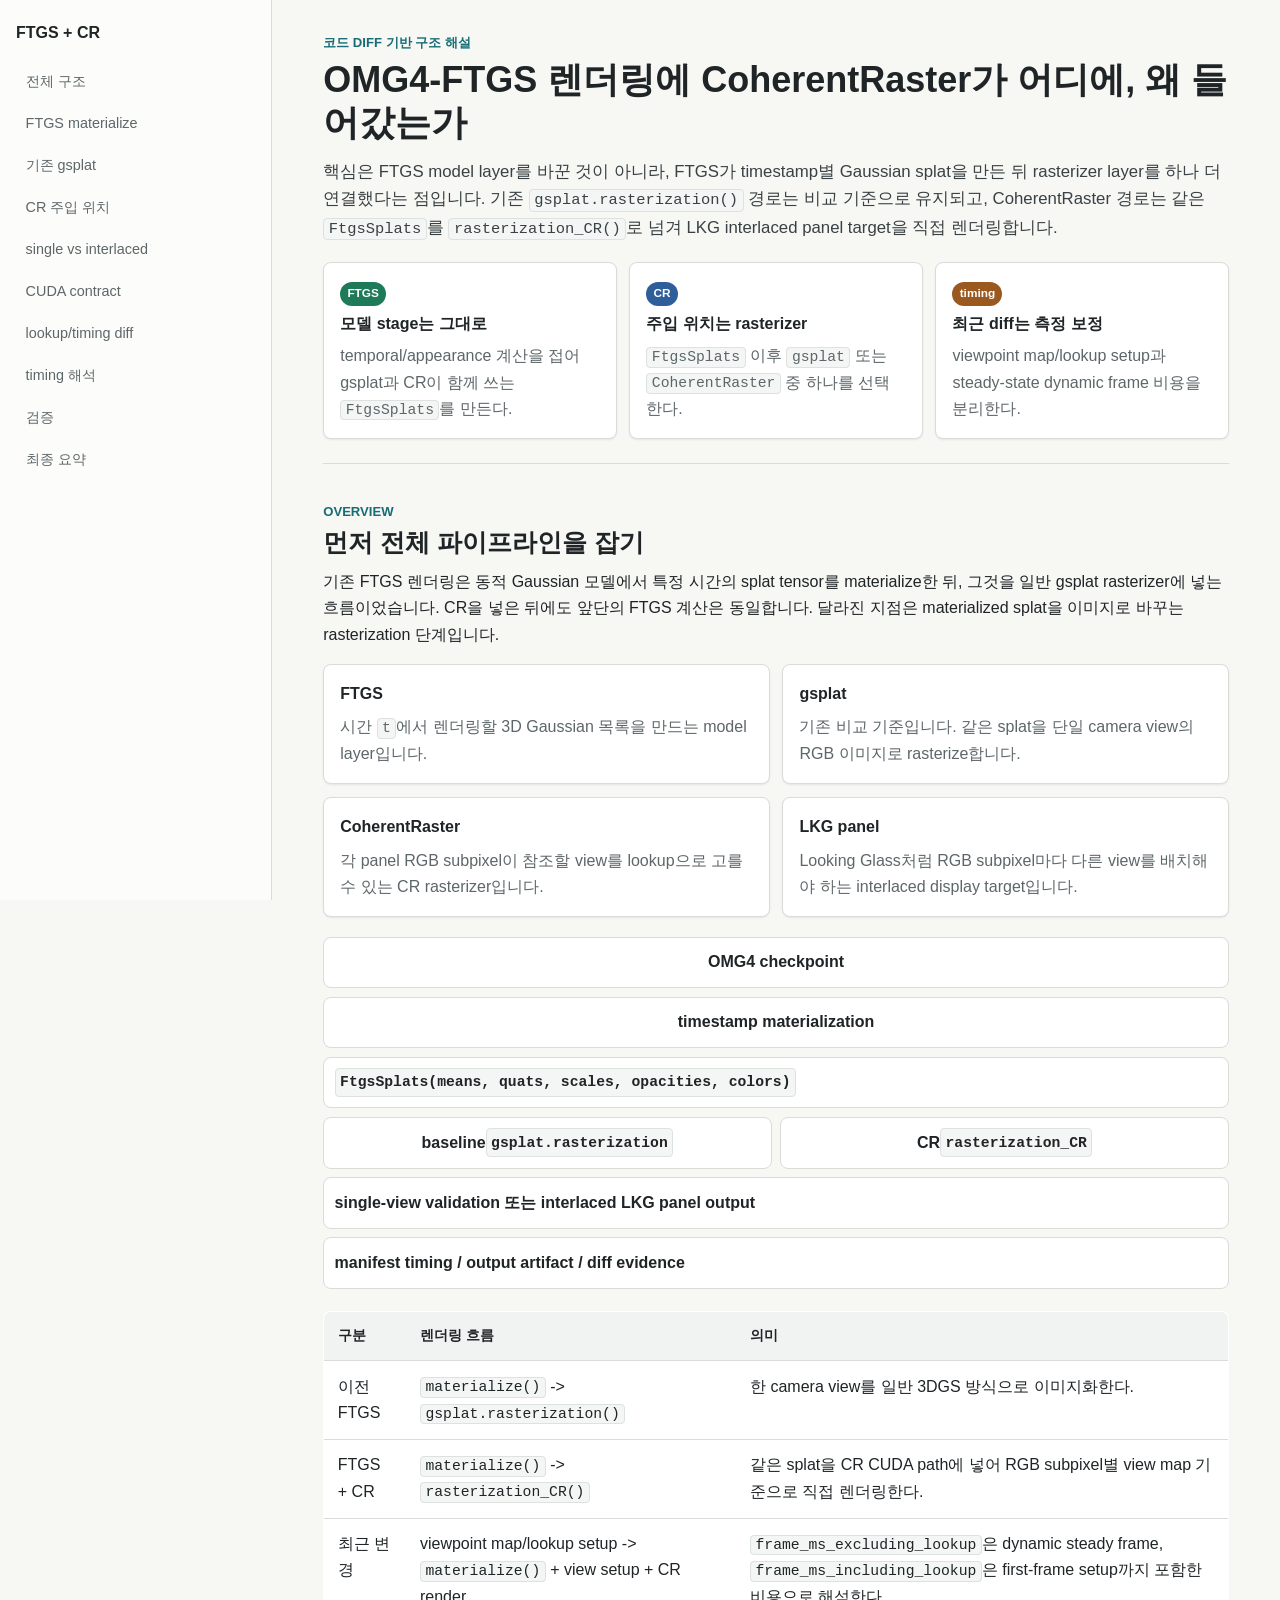
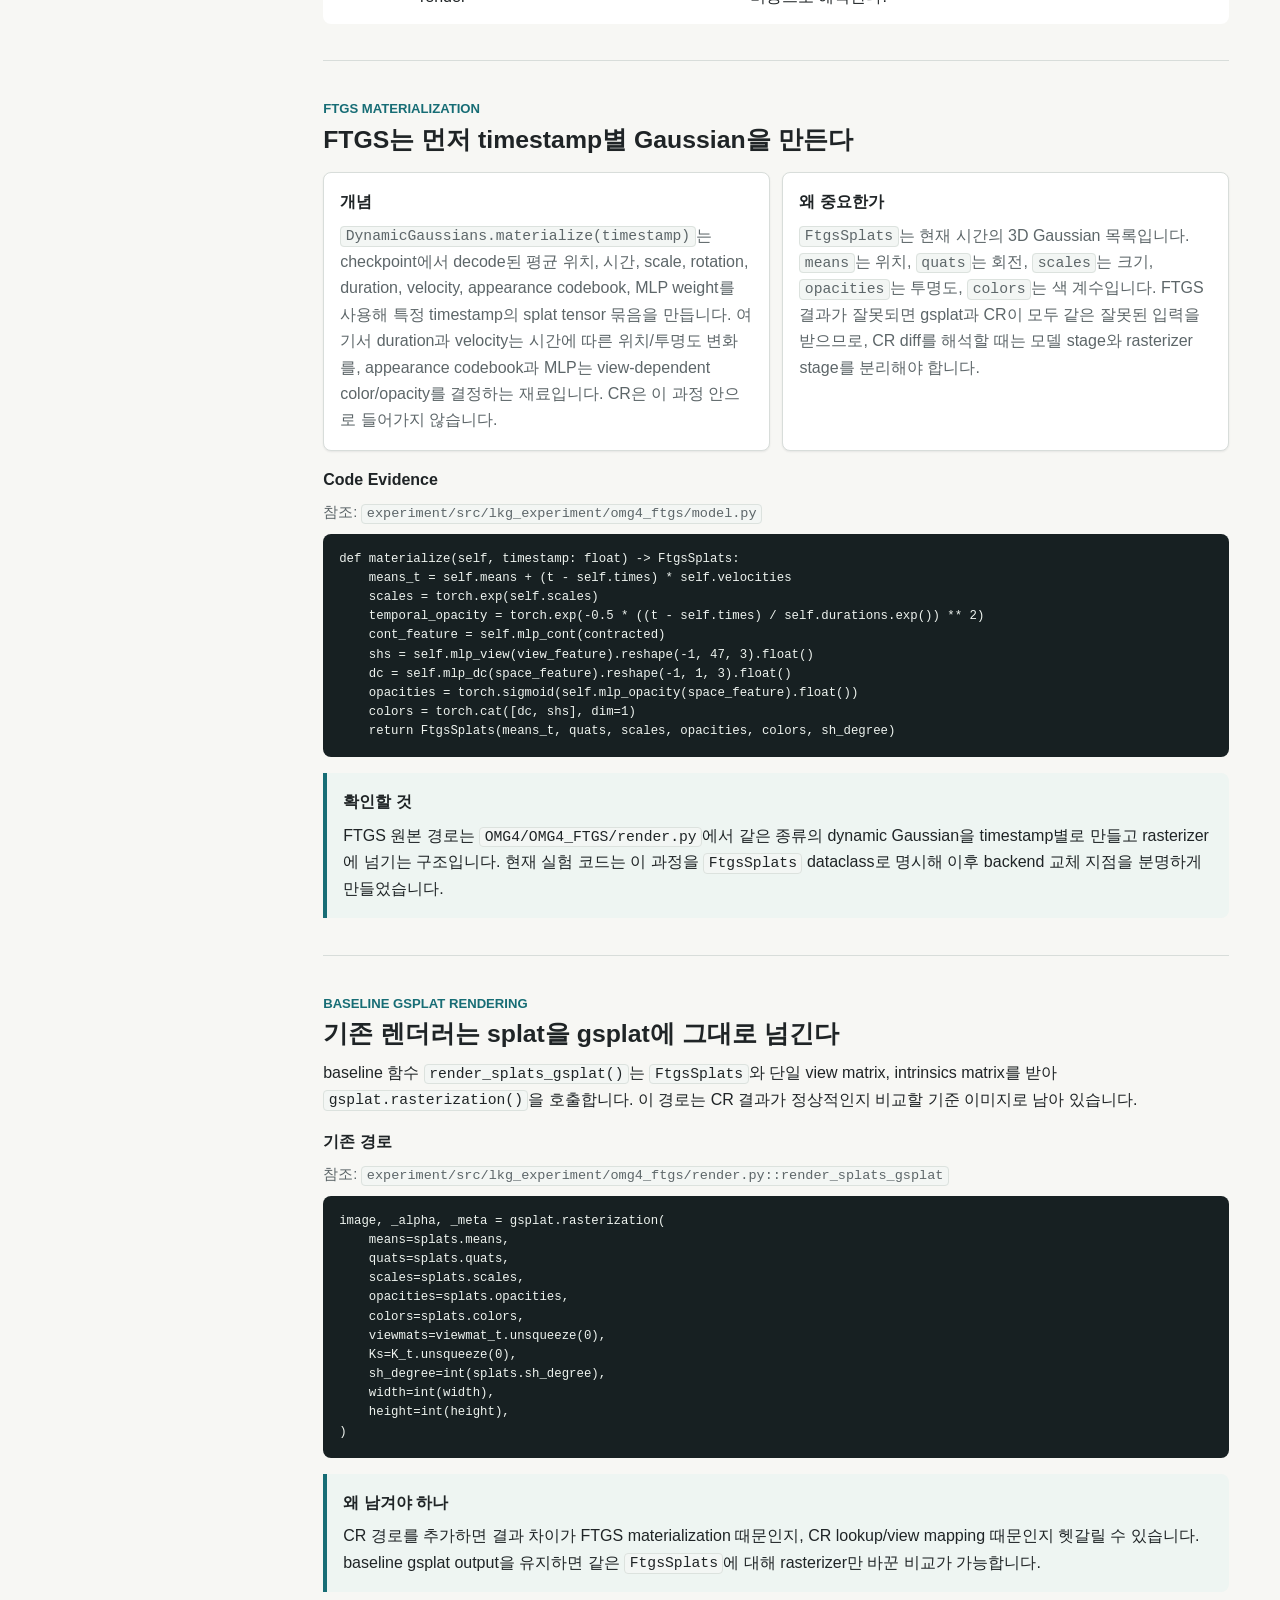
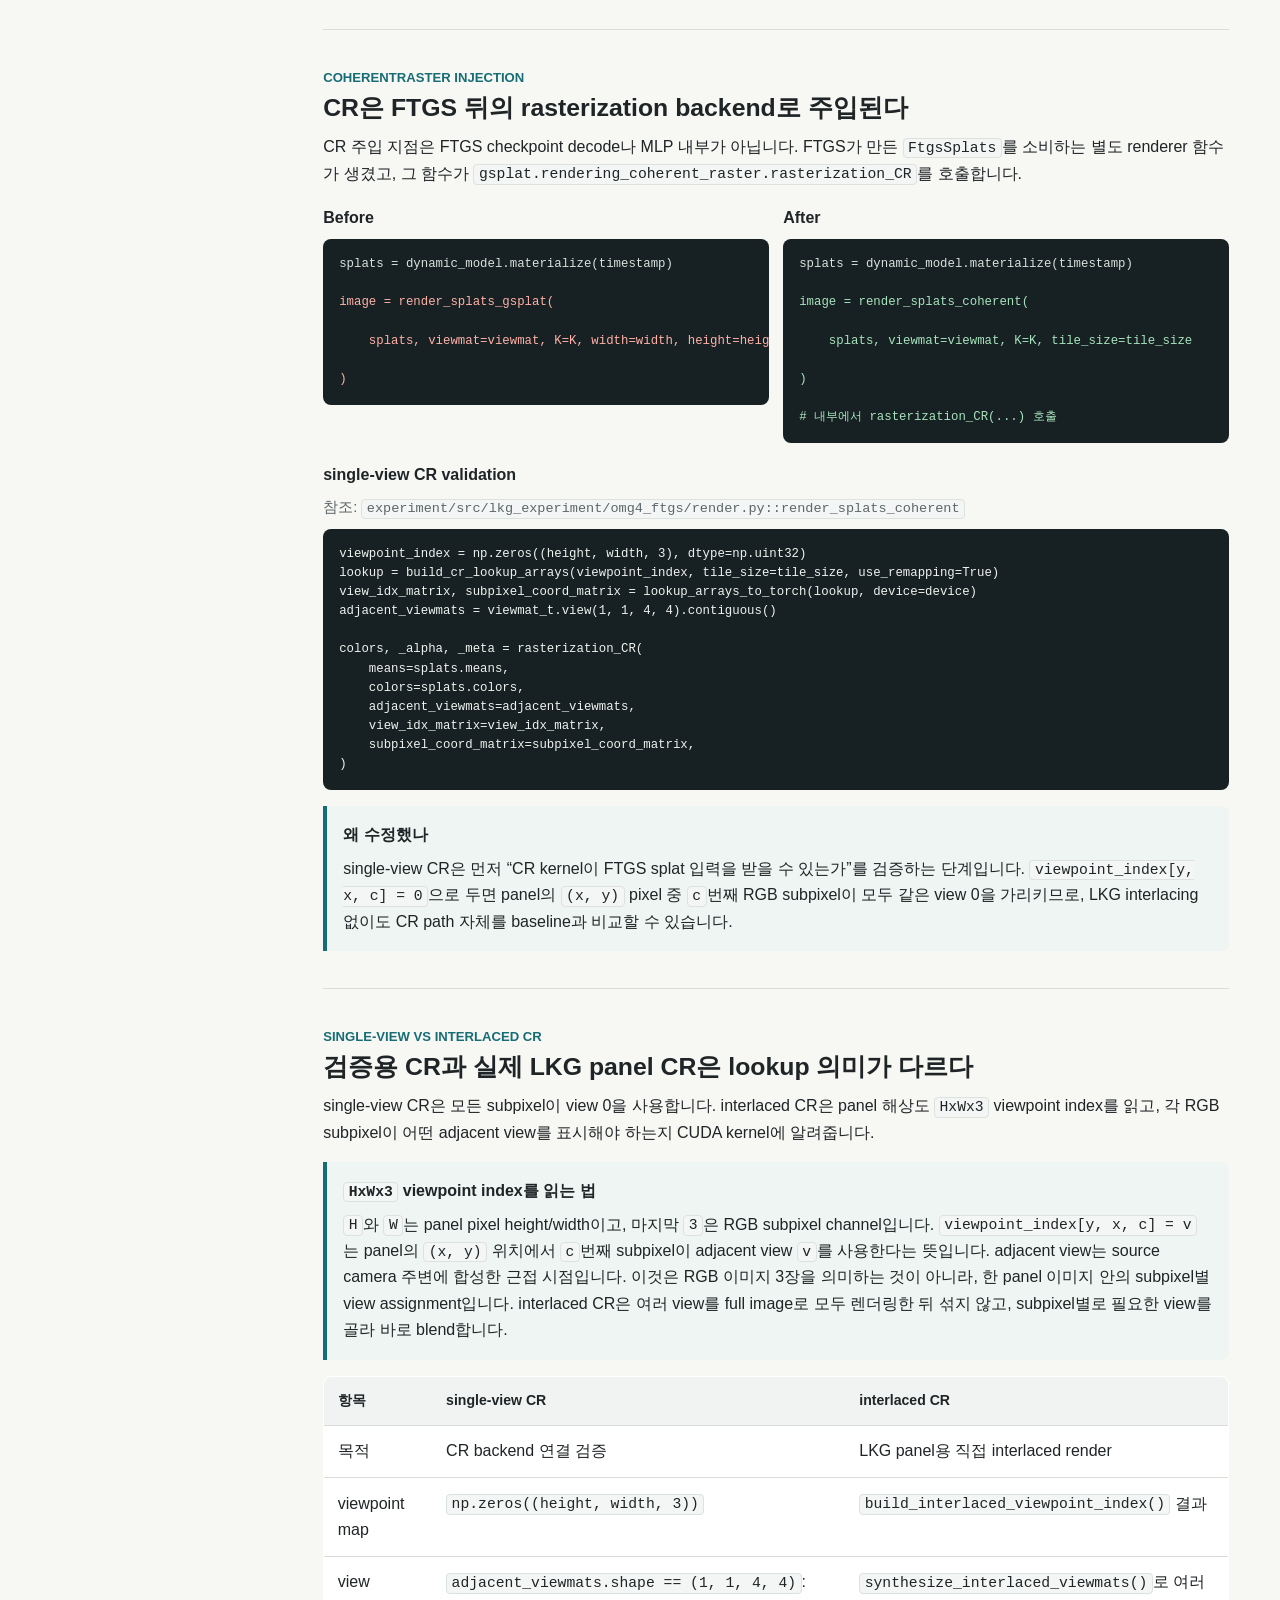
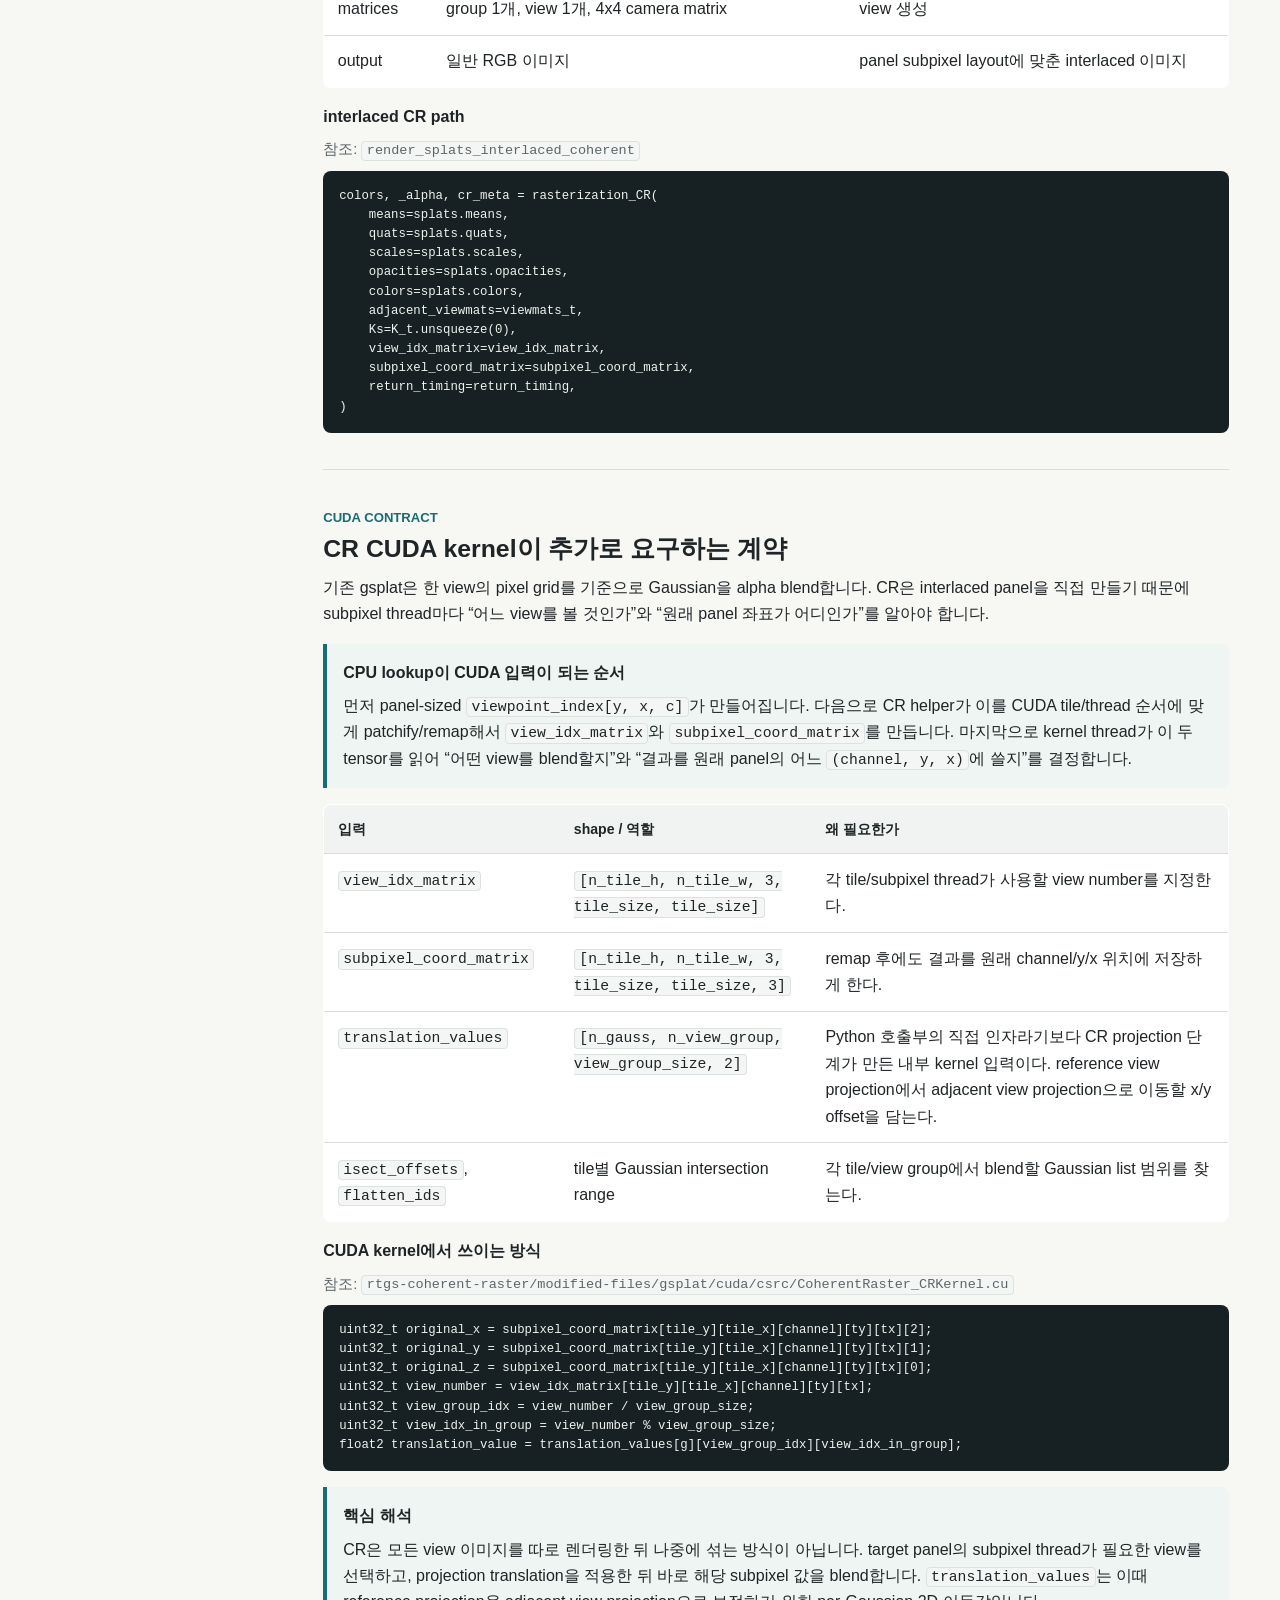
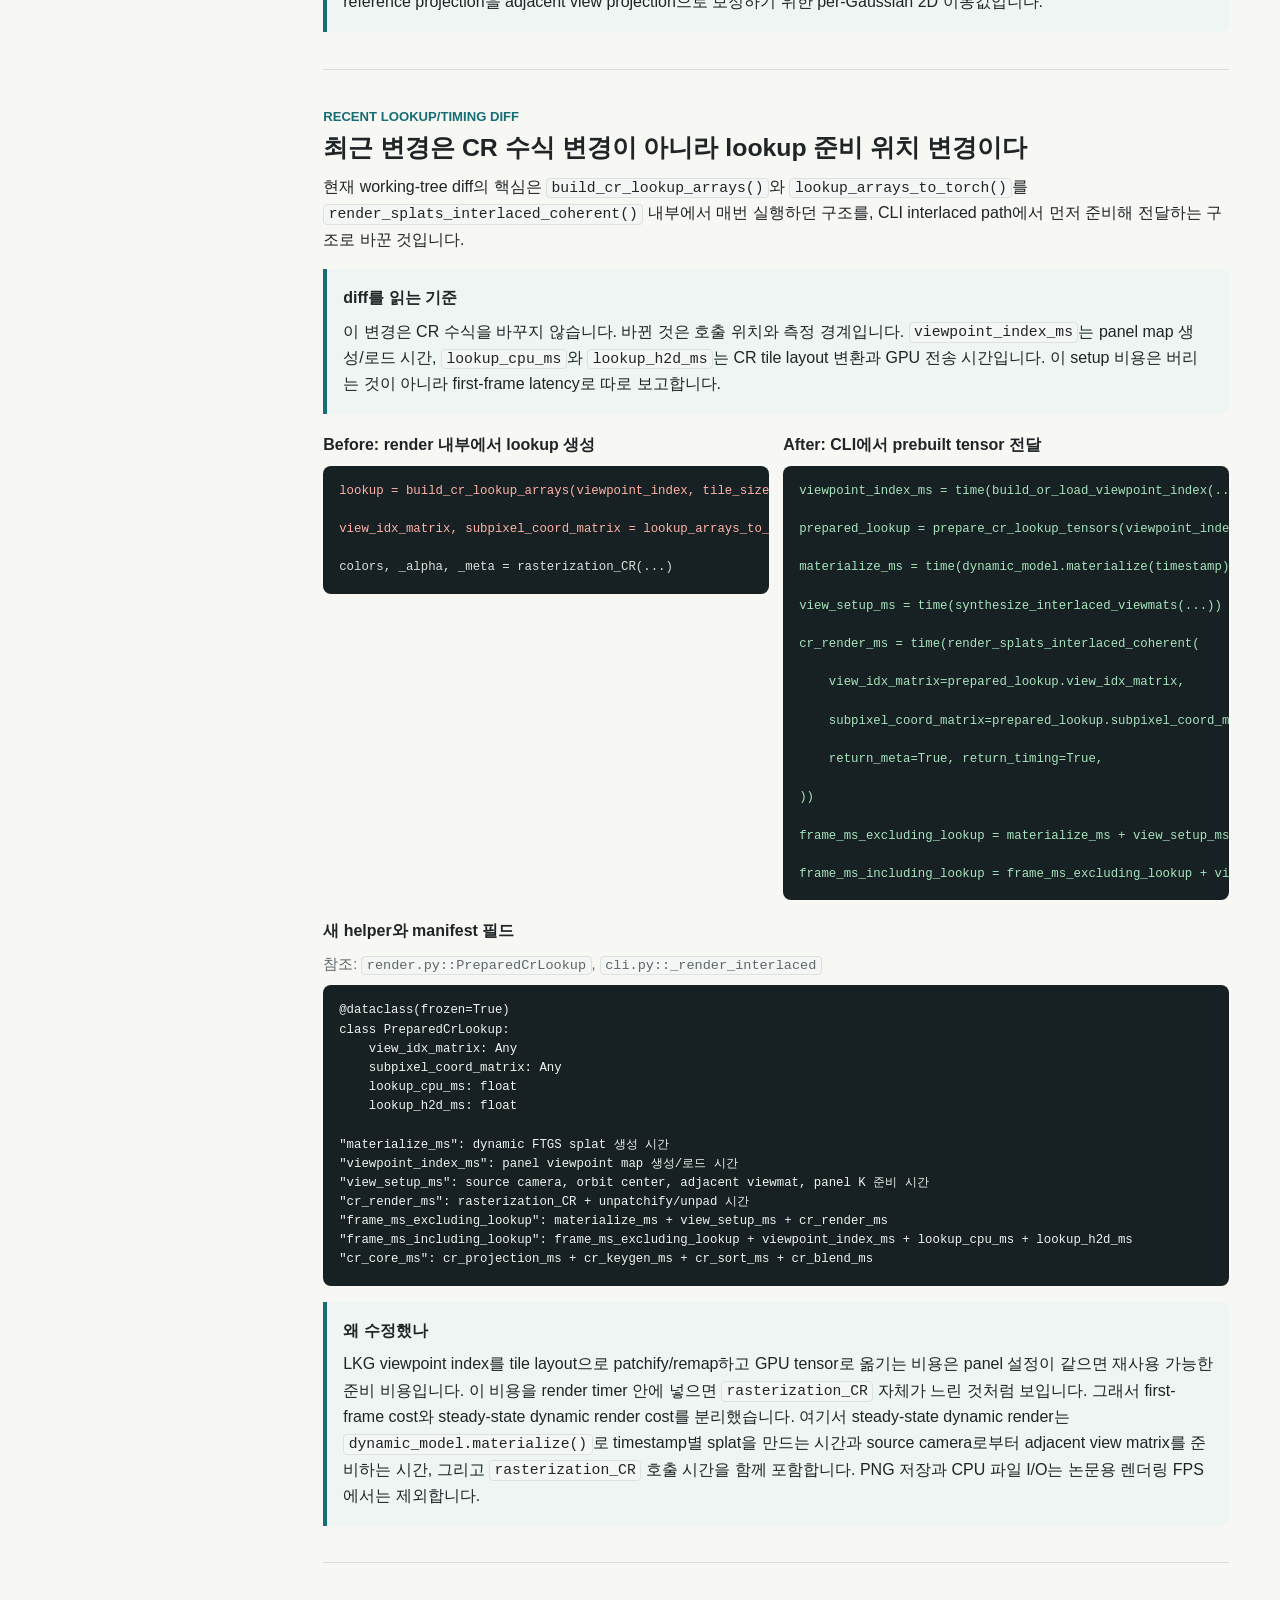
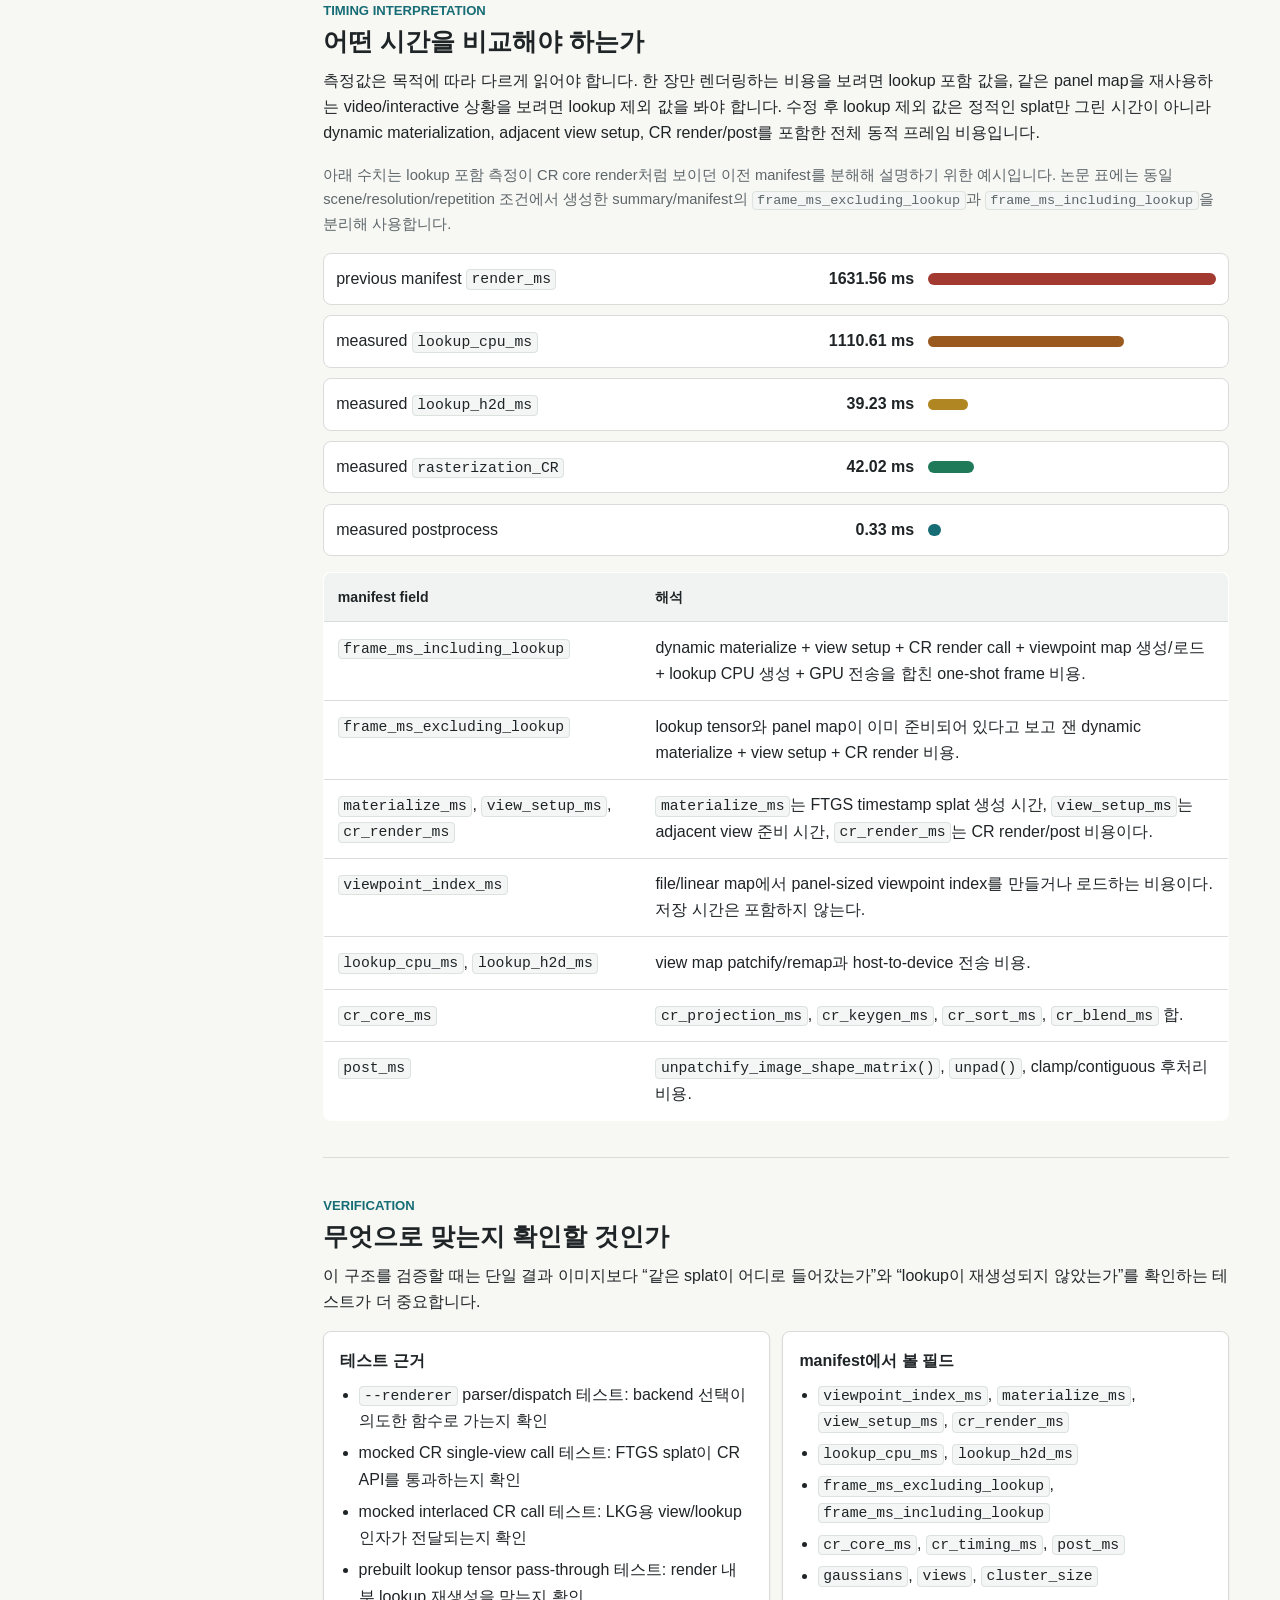
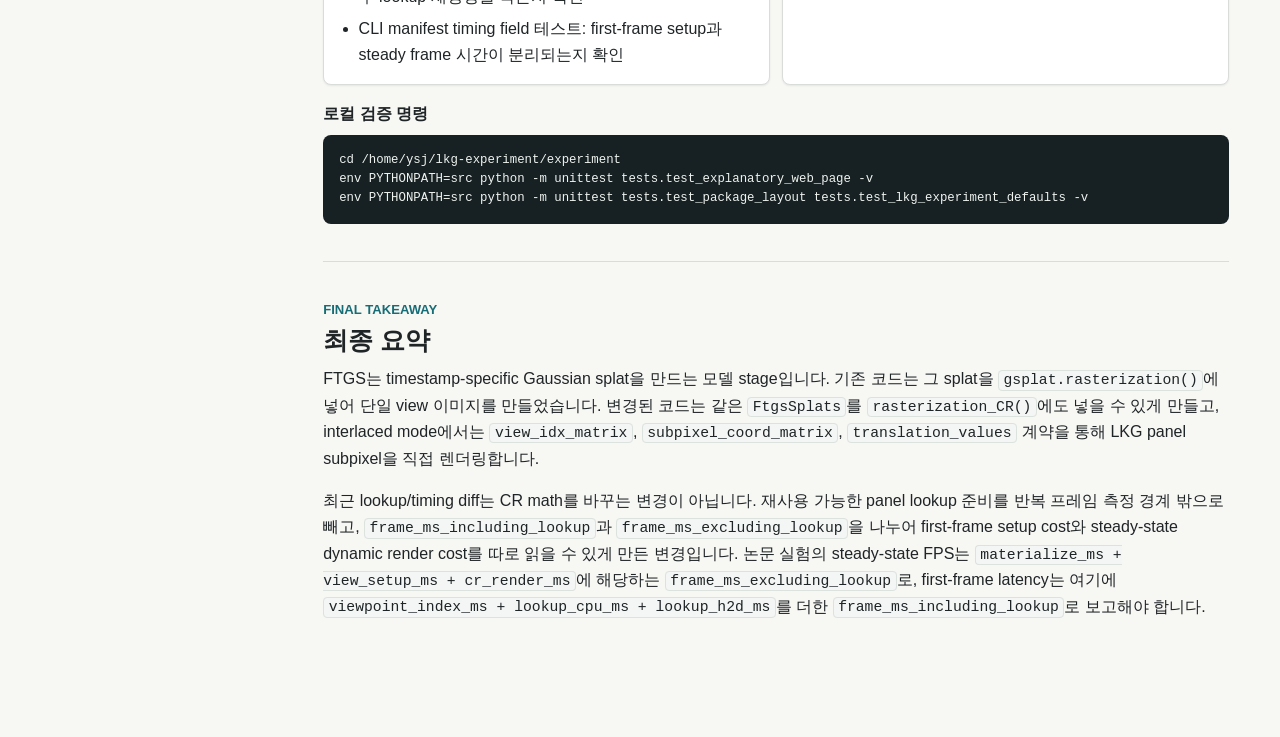
<file: docs/omg4-ftgs-cr-structure-explainer/index.html>
<!doctype html>
<html lang="ko">
  <head>
    <meta charset="utf-8">
    <meta name="viewport" content="width=device-width, initial-scale=1">
    <title>OMG4-FTGS + CoherentRaster 구조 해설</title>
    <link rel="stylesheet" href="assets/styles.css">
  </head>
  <body>
    <div class="page-shell">
      <aside class="toc" aria-label="문서 목차">
        <div class="toc-title">FTGS + CR</div>
        <nav>
          <a href="#overview">전체 구조</a>
          <a href="#ftgs-materialization">FTGS materialize</a>
          <a href="#baseline-gsplat-rendering">기존 gsplat</a>
          <a href="#coherentraster-injection">CR 주입 위치</a>
          <a href="#single-view-vs-interlaced-cr">single vs interlaced</a>
          <a href="#cuda-contract">CUDA contract</a>
          <a href="#recent-lookup-timing-diff">lookup/timing diff</a>
          <a href="#timing-interpretation">timing 해석</a>
          <a href="#verification">검증</a>
          <a href="#final-takeaway">최종 요약</a>
        </nav>
      </aside>

      <main class="content">
        <header class="document-header">
          <p class="eyebrow">코드 diff 기반 구조 해설</p>
          <h1>OMG4-FTGS 렌더링에 CoherentRaster가 어디에, 왜 들어갔는가</h1>
          <p class="lead">
            핵심은 FTGS model layer를 바꾼 것이 아니라, FTGS가 timestamp별 Gaussian splat을 만든 뒤
            rasterizer layer를 하나 더 연결했다는 점입니다. 기존 <code>gsplat.rasterization()</code>
            경로는 비교 기준으로 유지되고, CoherentRaster 경로는 같은 <code>FtgsSplats</code>를
            <code>rasterization_CR()</code>로 넘겨 LKG interlaced panel target을 직접 렌더링합니다.
          </p>

          <div class="summary-grid" aria-label="핵심 요약">
            <div>
              <span class="tag tag-ftgs">FTGS</span>
              <strong>모델 stage는 그대로</strong>
              <p>temporal/appearance 계산을 접어 gsplat과 CR이 함께 쓰는 <code>FtgsSplats</code>를 만든다.</p>
            </div>
            <div>
              <span class="tag tag-cr">CR</span>
              <strong>주입 위치는 rasterizer</strong>
              <p><code>FtgsSplats</code> 이후 <code>gsplat</code> 또는 <code>CoherentRaster</code> 중 하나를 선택한다.</p>
            </div>
            <div>
              <span class="tag tag-timing">timing</span>
              <strong>최근 diff는 측정 보정</strong>
              <p>viewpoint map/lookup setup과 steady-state dynamic frame 비용을 분리한다.</p>
            </div>
          </div>
        </header>

        <section id="overview" class="section">
          <div class="section-heading">
            <p class="section-label">Overview</p>
            <h2>먼저 전체 파이프라인을 잡기</h2>
          </div>
          <p>
            기존 FTGS 렌더링은 동적 Gaussian 모델에서 특정 시간의 splat tensor를 materialize한 뒤,
            그것을 일반 gsplat rasterizer에 넣는 흐름이었습니다. CR을 넣은 뒤에도 앞단의 FTGS 계산은
            동일합니다. 달라진 지점은 materialized splat을 이미지로 바꾸는 rasterization 단계입니다.
          </p>

          <div class="concept-grid" aria-label="용어 지도">
            <div>
              <h3>FTGS</h3>
              <p>시간 <code>t</code>에서 렌더링할 3D Gaussian 목록을 만드는 model layer입니다.</p>
            </div>
            <div>
              <h3>gsplat</h3>
              <p>기존 비교 기준입니다. 같은 splat을 단일 camera view의 RGB 이미지로 rasterize합니다.</p>
            </div>
            <div>
              <h3>CoherentRaster</h3>
              <p>각 panel RGB subpixel이 참조할 view를 lookup으로 고를 수 있는 CR rasterizer입니다.</p>
            </div>
            <div>
              <h3>LKG panel</h3>
              <p>Looking Glass처럼 RGB subpixel마다 다른 view를 배치해야 하는 interlaced display target입니다.</p>
            </div>
          </div>

          <div class="pipeline" aria-label="렌더링 파이프라인">
            <div class="stage">OMG4 checkpoint</div>
            <div class="stage">timestamp materialization</div>
            <div class="stage wide"><code>FtgsSplats(means, quats, scales, opacities, colors)</code></div>
            <div class="split">
              <div class="stage">baseline <code>gsplat.rasterization</code></div>
              <div class="stage">CR <code>rasterization_CR</code></div>
            </div>
            <div class="stage wide">single-view validation 또는 interlaced LKG panel output</div>
            <div class="stage wide">manifest timing / output artifact / diff evidence</div>
          </div>

          <table class="comparison-table">
            <thead>
              <tr>
                <th>구분</th>
                <th>렌더링 흐름</th>
                <th>의미</th>
              </tr>
            </thead>
            <tbody>
              <tr>
                <td>이전 FTGS</td>
                <td><code>materialize()</code> -> <code>gsplat.rasterization()</code></td>
                <td>한 camera view를 일반 3DGS 방식으로 이미지화한다.</td>
              </tr>
              <tr>
                <td>FTGS + CR</td>
                <td><code>materialize()</code> -> <code>rasterization_CR()</code></td>
                <td>같은 splat을 CR CUDA path에 넣어 RGB subpixel별 view map 기준으로 직접 렌더링한다.</td>
              </tr>
              <tr>
                <td>최근 변경</td>
                <td>viewpoint map/lookup setup -> <code>materialize()</code> + view setup + CR render</td>
                <td><code>frame_ms_excluding_lookup</code>은 dynamic steady frame, <code>frame_ms_including_lookup</code>은 first-frame setup까지 포함한 비용으로 해석한다.</td>
              </tr>
            </tbody>
          </table>
        </section>

        <section id="ftgs-materialization" class="section">
          <div class="section-heading">
            <p class="section-label">FTGS Materialization</p>
            <h2>FTGS는 먼저 timestamp별 Gaussian을 만든다</h2>
          </div>
          <div class="concept-grid">
            <div>
              <h3>개념</h3>
              <p>
                <code>DynamicGaussians.materialize(timestamp)</code>는 checkpoint에서 decode된 평균 위치,
                시간, scale, rotation, duration, velocity, appearance codebook, MLP weight를 사용해
                특정 timestamp의 splat tensor 묶음을 만듭니다. 여기서 duration과 velocity는 시간에 따른
                위치/투명도 변화를, appearance codebook과 MLP는 view-dependent color/opacity를 결정하는
                재료입니다. CR은 이 과정 안으로 들어가지 않습니다.
              </p>
            </div>
            <div>
              <h3>왜 중요한가</h3>
              <p>
                <code>FtgsSplats</code>는 현재 시간의 3D Gaussian 목록입니다. <code>means</code>는 위치,
                <code>quats</code>는 회전, <code>scales</code>는 크기, <code>opacities</code>는 투명도,
                <code>colors</code>는 색 계수입니다. FTGS 결과가 잘못되면 gsplat과 CR이 모두 같은 잘못된
                입력을 받으므로, CR diff를 해석할 때는 모델 stage와 rasterizer stage를 분리해야 합니다.
              </p>
            </div>
          </div>

          <div class="evidence">
            <div class="evidence-title">Code Evidence</div>
            <p class="file-ref">참조: <code>experiment/src/lkg_experiment/omg4_ftgs/model.py</code></p>
            <pre><code>def materialize(self, timestamp: float) -> FtgsSplats:
    means_t = self.means + (t - self.times) * self.velocities
    scales = torch.exp(self.scales)
    temporal_opacity = torch.exp(-0.5 * ((t - self.times) / self.durations.exp()) ** 2)
    cont_feature = self.mlp_cont(contracted)
    shs = self.mlp_view(view_feature).reshape(-1, 47, 3).float()
    dc = self.mlp_dc(space_feature).reshape(-1, 1, 3).float()
    opacities = torch.sigmoid(self.mlp_opacity(space_feature).float())
    colors = torch.cat([dc, shs], dim=1)
    return FtgsSplats(means_t, quats, scales, opacities, colors, sh_degree)</code></pre>
          </div>

          <div class="inspect">
            <h3>확인할 것</h3>
            <p>
              FTGS 원본 경로는 <code>OMG4/OMG4_FTGS/render.py</code>에서 같은 종류의 dynamic Gaussian을
              timestamp별로 만들고 rasterizer에 넘기는 구조입니다. 현재 실험 코드는 이 과정을
              <code>FtgsSplats</code> dataclass로 명시해 이후 backend 교체 지점을 분명하게 만들었습니다.
            </p>
          </div>
        </section>

        <section id="baseline-gsplat-rendering" class="section">
          <div class="section-heading">
            <p class="section-label">Baseline Gsplat Rendering</p>
            <h2>기존 렌더러는 splat을 gsplat에 그대로 넘긴다</h2>
          </div>
          <p>
            baseline 함수 <code>render_splats_gsplat()</code>는 <code>FtgsSplats</code>와 단일 view matrix,
            intrinsics matrix를 받아 <code>gsplat.rasterization()</code>을 호출합니다. 이 경로는 CR 결과가
            정상적인지 비교할 기준 이미지로 남아 있습니다.
          </p>

          <div class="evidence">
            <div class="evidence-title">기존 경로</div>
            <p class="file-ref">참조: <code>experiment/src/lkg_experiment/omg4_ftgs/render.py::render_splats_gsplat</code></p>
            <pre><code>image, _alpha, _meta = gsplat.rasterization(
    means=splats.means,
    quats=splats.quats,
    scales=splats.scales,
    opacities=splats.opacities,
    colors=splats.colors,
    viewmats=viewmat_t.unsqueeze(0),
    Ks=K_t.unsqueeze(0),
    sh_degree=int(splats.sh_degree),
    width=int(width),
    height=int(height),
)</code></pre>
          </div>

          <div class="why-box">
            <h3>왜 남겨야 하나</h3>
            <p>
              CR 경로를 추가하면 결과 차이가 FTGS materialization 때문인지, CR lookup/view mapping 때문인지
              헷갈릴 수 있습니다. baseline gsplat output을 유지하면 같은 <code>FtgsSplats</code>에 대해
              rasterizer만 바꾼 비교가 가능합니다.
            </p>
          </div>
        </section>

        <section id="coherentraster-injection" class="section">
          <div class="section-heading">
            <p class="section-label">CoherentRaster Injection</p>
            <h2>CR은 FTGS 뒤의 rasterization backend로 주입된다</h2>
          </div>
          <p>
            CR 주입 지점은 FTGS checkpoint decode나 MLP 내부가 아닙니다. FTGS가 만든
            <code>FtgsSplats</code>를 소비하는 별도 renderer 함수가 생겼고, 그 함수가
            <code>gsplat.rendering_coherent_raster.rasterization_CR</code>를 호출합니다.
          </p>

          <div class="diff-panel" aria-label="CR 주입 전후 코드 흐름">
            <div class="diff-column">
              <div class="diff-title">Before</div>
              <pre><code><span class="line same">splats = dynamic_model.materialize(timestamp)</span>
<span class="line remove">image = render_splats_gsplat(</span>
<span class="line remove">    splats, viewmat=viewmat, K=K, width=width, height=height</span>
<span class="line remove">)</span></code></pre>
            </div>
            <div class="diff-column">
              <div class="diff-title">After</div>
              <pre><code><span class="line same">splats = dynamic_model.materialize(timestamp)</span>
<span class="line add">image = render_splats_coherent(</span>
<span class="line add">    splats, viewmat=viewmat, K=K, tile_size=tile_size</span>
<span class="line add">)</span>
<span class="line add"># 내부에서 rasterization_CR(...) 호출</span></code></pre>
            </div>
          </div>

          <div class="evidence">
            <div class="evidence-title">single-view CR validation</div>
            <p class="file-ref">참조: <code>experiment/src/lkg_experiment/omg4_ftgs/render.py::render_splats_coherent</code></p>
            <pre><code>viewpoint_index = np.zeros((height, width, 3), dtype=np.uint32)
lookup = build_cr_lookup_arrays(viewpoint_index, tile_size=tile_size, use_remapping=True)
view_idx_matrix, subpixel_coord_matrix = lookup_arrays_to_torch(lookup, device=device)
adjacent_viewmats = viewmat_t.view(1, 1, 4, 4).contiguous()

colors, _alpha, _meta = rasterization_CR(
    means=splats.means,
    colors=splats.colors,
    adjacent_viewmats=adjacent_viewmats,
    view_idx_matrix=view_idx_matrix,
    subpixel_coord_matrix=subpixel_coord_matrix,
)</code></pre>
          </div>

          <div class="why-box">
            <h3>왜 수정했나</h3>
            <p>
              single-view CR은 먼저 “CR kernel이 FTGS splat 입력을 받을 수 있는가”를 검증하는 단계입니다.
              <code>viewpoint_index[y, x, c] = 0</code>으로 두면 panel의 <code>(x, y)</code> pixel 중
              <code>c</code>번째 RGB subpixel이 모두 같은 view 0을 가리키므로,
              LKG interlacing 없이도 CR path 자체를 baseline과 비교할 수 있습니다.
            </p>
          </div>
        </section>

        <section id="single-view-vs-interlaced-cr" class="section">
          <div class="section-heading">
            <p class="section-label">Single-View vs Interlaced CR</p>
            <h2>검증용 CR과 실제 LKG panel CR은 lookup 의미가 다르다</h2>
          </div>
          <p>
            single-view CR은 모든 subpixel이 view 0을 사용합니다. interlaced CR은 panel 해상도
            <code>HxWx3</code> viewpoint index를 읽고, 각 RGB subpixel이 어떤 adjacent view를 표시해야 하는지
            CUDA kernel에 알려줍니다.
          </p>

          <div class="inspect">
            <h3><code>HxWx3</code> viewpoint index를 읽는 법</h3>
            <p>
              <code>H</code>와 <code>W</code>는 panel pixel height/width이고, 마지막 <code>3</code>은 RGB
              subpixel channel입니다. <code>viewpoint_index[y, x, c] = v</code>는 panel의 <code>(x, y)</code>
              위치에서 <code>c</code>번째 subpixel이 adjacent view <code>v</code>를 사용한다는 뜻입니다.
              adjacent view는 source camera 주변에 합성한 근접 시점입니다. 이것은 RGB 이미지 3장을 의미하는
              것이 아니라, 한 panel 이미지 안의 subpixel별 view assignment입니다. interlaced CR은 여러 view를
              full image로 모두 렌더링한 뒤 섞지 않고, subpixel별로 필요한 view를 골라 바로 blend합니다.
            </p>
          </div>

          <table class="comparison-table">
            <thead>
              <tr>
                <th>항목</th>
                <th>single-view CR</th>
                <th>interlaced CR</th>
              </tr>
            </thead>
            <tbody>
              <tr>
                <td>목적</td>
                <td>CR backend 연결 검증</td>
                <td>LKG panel용 직접 interlaced render</td>
              </tr>
              <tr>
                <td>viewpoint map</td>
                <td><code>np.zeros((height, width, 3))</code></td>
                <td><code>build_interlaced_viewpoint_index()</code> 결과</td>
              </tr>
              <tr>
                <td>view matrices</td>
                <td><code>adjacent_viewmats.shape == (1, 1, 4, 4)</code>: group 1개, view 1개, 4x4 camera matrix</td>
                <td><code>synthesize_interlaced_viewmats()</code>로 여러 view 생성</td>
              </tr>
              <tr>
                <td>output</td>
                <td>일반 RGB 이미지</td>
                <td>panel subpixel layout에 맞춘 interlaced 이미지</td>
              </tr>
            </tbody>
          </table>

          <div class="evidence">
            <div class="evidence-title">interlaced CR path</div>
            <p class="file-ref">참조: <code>render_splats_interlaced_coherent</code></p>
            <pre><code>colors, _alpha, cr_meta = rasterization_CR(
    means=splats.means,
    quats=splats.quats,
    scales=splats.scales,
    opacities=splats.opacities,
    colors=splats.colors,
    adjacent_viewmats=viewmats_t,
    Ks=K_t.unsqueeze(0),
    view_idx_matrix=view_idx_matrix,
    subpixel_coord_matrix=subpixel_coord_matrix,
    return_timing=return_timing,
)</code></pre>
          </div>
        </section>

        <section id="cuda-contract" class="section">
          <div class="section-heading">
            <p class="section-label">CUDA Contract</p>
            <h2>CR CUDA kernel이 추가로 요구하는 계약</h2>
          </div>
          <p>
            기존 gsplat은 한 view의 pixel grid를 기준으로 Gaussian을 alpha blend합니다. CR은 interlaced panel을
            직접 만들기 때문에 subpixel thread마다 “어느 view를 볼 것인가”와 “원래 panel 좌표가 어디인가”를
            알아야 합니다.
          </p>

          <div class="inspect">
            <h3>CPU lookup이 CUDA 입력이 되는 순서</h3>
            <p>
              먼저 panel-sized <code>viewpoint_index[y, x, c]</code>가 만들어집니다. 다음으로 CR helper가
              이를 CUDA tile/thread 순서에 맞게 patchify/remap해서 <code>view_idx_matrix</code>와
              <code>subpixel_coord_matrix</code>를 만듭니다. 마지막으로 kernel thread가 이 두 tensor를 읽어
              “어떤 view를 blend할지”와 “결과를 원래 panel의 어느 <code>(channel, y, x)</code>에 쓸지”를 결정합니다.
            </p>
          </div>

          <table class="term-table">
            <thead>
              <tr>
                <th>입력</th>
                <th>shape / 역할</th>
                <th>왜 필요한가</th>
              </tr>
            </thead>
            <tbody>
              <tr>
                <td><code>view_idx_matrix</code></td>
                <td><code>[n_tile_h, n_tile_w, 3, tile_size, tile_size]</code></td>
                <td>각 tile/subpixel thread가 사용할 view number를 지정한다.</td>
              </tr>
              <tr>
                <td><code>subpixel_coord_matrix</code></td>
                <td><code>[n_tile_h, n_tile_w, 3, tile_size, tile_size, 3]</code></td>
                <td>remap 후에도 결과를 원래 channel/y/x 위치에 저장하게 한다.</td>
              </tr>
              <tr>
                <td><code>translation_values</code></td>
                <td><code>[n_gauss, n_view_group, view_group_size, 2]</code></td>
                <td>Python 호출부의 직접 인자라기보다 CR projection 단계가 만든 내부 kernel 입력이다. reference view projection에서 adjacent view projection으로 이동할 x/y offset을 담는다.</td>
              </tr>
              <tr>
                <td><code>isect_offsets</code>, <code>flatten_ids</code></td>
                <td>tile별 Gaussian intersection range</td>
                <td>각 tile/view group에서 blend할 Gaussian list 범위를 찾는다.</td>
              </tr>
            </tbody>
          </table>

          <div class="evidence">
            <div class="evidence-title">CUDA kernel에서 쓰이는 방식</div>
            <p class="file-ref">참조: <code>rtgs-coherent-raster/modified-files/gsplat/cuda/csrc/CoherentRaster_CRKernel.cu</code></p>
            <pre><code>uint32_t original_x = subpixel_coord_matrix[tile_y][tile_x][channel][ty][tx][2];
uint32_t original_y = subpixel_coord_matrix[tile_y][tile_x][channel][ty][tx][1];
uint32_t original_z = subpixel_coord_matrix[tile_y][tile_x][channel][ty][tx][0];
uint32_t view_number = view_idx_matrix[tile_y][tile_x][channel][ty][tx];
uint32_t view_group_idx = view_number / view_group_size;
uint32_t view_idx_in_group = view_number % view_group_size;
float2 translation_value = translation_values[g][view_group_idx][view_idx_in_group];</code></pre>
          </div>

          <div class="why-box">
            <h3>핵심 해석</h3>
            <p>
              CR은 모든 view 이미지를 따로 렌더링한 뒤 나중에 섞는 방식이 아닙니다. target panel의
              subpixel thread가 필요한 view를 선택하고, projection translation을 적용한 뒤 바로 해당
              subpixel 값을 blend합니다. <code>translation_values</code>는 이때 reference projection을
              adjacent view projection으로 보정하기 위한 per-Gaussian 2D 이동값입니다.
            </p>
          </div>
        </section>

        <section id="recent-lookup-timing-diff" class="section">
          <div class="section-heading">
            <p class="section-label">Recent Lookup/Timing Diff</p>
            <h2>최근 변경은 CR 수식 변경이 아니라 lookup 준비 위치 변경이다</h2>
          </div>
          <p>
            현재 working-tree diff의 핵심은 <code>build_cr_lookup_arrays()</code>와
            <code>lookup_arrays_to_torch()</code>를 <code>render_splats_interlaced_coherent()</code> 내부에서
            매번 실행하던 구조를, CLI interlaced path에서 먼저 준비해 전달하는 구조로 바꾼 것입니다.
          </p>

          <div class="inspect">
            <h3>diff를 읽는 기준</h3>
            <p>
              이 변경은 CR 수식을 바꾸지 않습니다. 바뀐 것은 호출 위치와 측정 경계입니다.
              <code>viewpoint_index_ms</code>는 panel map 생성/로드 시간, <code>lookup_cpu_ms</code>와
              <code>lookup_h2d_ms</code>는 CR tile layout 변환과 GPU 전송 시간입니다. 이 setup 비용은
              버리는 것이 아니라 first-frame latency로 따로 보고합니다.
            </p>
          </div>

          <div class="diff-panel">
            <div class="diff-column">
              <div class="diff-title">Before: render 내부에서 lookup 생성</div>
              <pre><code><span class="line remove">lookup = build_cr_lookup_arrays(viewpoint_index, tile_size=tile_size)</span>
<span class="line remove">view_idx_matrix, subpixel_coord_matrix = lookup_arrays_to_torch(lookup, device=device)</span>
<span class="line same">colors, _alpha, _meta = rasterization_CR(...)</span></code></pre>
            </div>
            <div class="diff-column">
              <div class="diff-title">After: CLI에서 prebuilt tensor 전달</div>
              <pre><code><span class="line add">viewpoint_index_ms = time(build_or_load_viewpoint_index(...))</span>
<span class="line add">prepared_lookup = prepare_cr_lookup_tensors(viewpoint_index, device=device, tile_size=tile_size)</span>
<span class="line add">materialize_ms = time(dynamic_model.materialize(timestamp))</span>
<span class="line add">view_setup_ms = time(synthesize_interlaced_viewmats(...))</span>
<span class="line add">cr_render_ms = time(render_splats_interlaced_coherent(</span>
<span class="line add">    view_idx_matrix=prepared_lookup.view_idx_matrix,</span>
<span class="line add">    subpixel_coord_matrix=prepared_lookup.subpixel_coord_matrix,</span>
<span class="line add">    return_meta=True, return_timing=True,</span>
<span class="line add">))</span>
<span class="line add">frame_ms_excluding_lookup = materialize_ms + view_setup_ms + cr_render_ms</span>
<span class="line add">frame_ms_including_lookup = frame_ms_excluding_lookup + viewpoint_index_ms + lookup_cpu_ms + lookup_h2d_ms</span></code></pre>
            </div>
          </div>

          <div class="evidence">
            <div class="evidence-title">새 helper와 manifest 필드</div>
            <p class="file-ref">참조: <code>render.py::PreparedCrLookup</code>, <code>cli.py::_render_interlaced</code></p>
            <pre><code>@dataclass(frozen=True)
class PreparedCrLookup:
    view_idx_matrix: Any
    subpixel_coord_matrix: Any
    lookup_cpu_ms: float
    lookup_h2d_ms: float

"materialize_ms": dynamic FTGS splat 생성 시간
"viewpoint_index_ms": panel viewpoint map 생성/로드 시간
"view_setup_ms": source camera, orbit center, adjacent viewmat, panel K 준비 시간
"cr_render_ms": rasterization_CR + unpatchify/unpad 시간
"frame_ms_excluding_lookup": materialize_ms + view_setup_ms + cr_render_ms
"frame_ms_including_lookup": frame_ms_excluding_lookup + viewpoint_index_ms + lookup_cpu_ms + lookup_h2d_ms
"cr_core_ms": cr_projection_ms + cr_keygen_ms + cr_sort_ms + cr_blend_ms</code></pre>
          </div>

          <div class="why-box">
            <h3>왜 수정했나</h3>
            <p>
              LKG viewpoint index를 tile layout으로 patchify/remap하고 GPU tensor로 옮기는 비용은 panel
              설정이 같으면 재사용 가능한 준비 비용입니다. 이 비용을 render timer 안에 넣으면
              <code>rasterization_CR</code> 자체가 느린 것처럼 보입니다. 그래서 first-frame cost와
              steady-state dynamic render cost를 분리했습니다. 여기서 steady-state dynamic render는
              <code>dynamic_model.materialize()</code>로 timestamp별 splat을 만드는 시간과
              source camera로부터 adjacent view matrix를 준비하는 시간, 그리고 <code>rasterization_CR</code>
              호출 시간을 함께 포함합니다. PNG 저장과 CPU 파일 I/O는 논문용 렌더링 FPS에서는 제외합니다.
            </p>
          </div>
        </section>

        <section id="timing-interpretation" class="section">
          <div class="section-heading">
            <p class="section-label">Timing Interpretation</p>
            <h2>어떤 시간을 비교해야 하는가</h2>
          </div>
          <p>
            측정값은 목적에 따라 다르게 읽어야 합니다. 한 장만 렌더링하는 비용을 보려면 lookup 포함 값을,
            같은 panel map을 재사용하는 video/interactive 상황을 보려면 lookup 제외 값을 봐야 합니다.
            수정 후 lookup 제외 값은 정적인 splat만 그린 시간이 아니라 dynamic materialization, adjacent
            view setup, CR render/post를 포함한 전체 동적 프레임 비용입니다.
          </p>

          <p class="file-ref">
            아래 수치는 lookup 포함 측정이 CR core render처럼 보이던 이전 manifest를 분해해 설명하기 위한
            예시입니다. 논문 표에는 동일 scene/resolution/repetition 조건에서 생성한 summary/manifest의
            <code>frame_ms_excluding_lookup</code>과 <code>frame_ms_including_lookup</code>을 분리해 사용합니다.
          </p>

          <div class="timing-board">
            <div class="timing-row">
              <span>previous manifest <code>render_ms</code></span>
              <strong>1631.56 ms</strong>
              <div class="bar bar-total"></div>
            </div>
            <div class="timing-row">
              <span>measured <code>lookup_cpu_ms</code></span>
              <strong>1110.61 ms</strong>
              <div class="bar bar-lookup"></div>
            </div>
            <div class="timing-row">
              <span>measured <code>lookup_h2d_ms</code></span>
              <strong>39.23 ms</strong>
              <div class="bar bar-h2d"></div>
            </div>
            <div class="timing-row">
              <span>measured <code>rasterization_CR</code></span>
              <strong>42.02 ms</strong>
              <div class="bar bar-cr"></div>
            </div>
            <div class="timing-row">
              <span>measured postprocess</span>
              <strong>0.33 ms</strong>
              <div class="bar bar-post"></div>
            </div>
          </div>

          <table class="term-table">
            <thead>
              <tr>
                <th>manifest field</th>
                <th>해석</th>
              </tr>
            </thead>
            <tbody>
              <tr>
                <td><code>frame_ms_including_lookup</code></td>
                <td>dynamic materialize + view setup + CR render call + viewpoint map 생성/로드 + lookup CPU 생성 + GPU 전송을 합친 one-shot frame 비용.</td>
              </tr>
              <tr>
                <td><code>frame_ms_excluding_lookup</code></td>
                <td>lookup tensor와 panel map이 이미 준비되어 있다고 보고 잰 dynamic materialize + view setup + CR render 비용.</td>
              </tr>
              <tr>
                <td><code>materialize_ms</code>, <code>view_setup_ms</code>, <code>cr_render_ms</code></td>
                <td><code>materialize_ms</code>는 FTGS timestamp splat 생성 시간, <code>view_setup_ms</code>는 adjacent view 준비 시간, <code>cr_render_ms</code>는 CR render/post 비용이다.</td>
              </tr>
              <tr>
                <td><code>viewpoint_index_ms</code></td>
                <td>file/linear map에서 panel-sized viewpoint index를 만들거나 로드하는 비용이다. 저장 시간은 포함하지 않는다.</td>
              </tr>
              <tr>
                <td><code>lookup_cpu_ms</code>, <code>lookup_h2d_ms</code></td>
                <td>view map patchify/remap과 host-to-device 전송 비용.</td>
              </tr>
              <tr>
                <td><code>cr_core_ms</code></td>
                <td><code>cr_projection_ms</code>, <code>cr_keygen_ms</code>, <code>cr_sort_ms</code>, <code>cr_blend_ms</code> 합.</td>
              </tr>
              <tr>
                <td><code>post_ms</code></td>
                <td><code>unpatchify_image_shape_matrix()</code>, <code>unpad()</code>, clamp/contiguous 후처리 비용.</td>
              </tr>
            </tbody>
          </table>
        </section>

        <section id="verification" class="section">
          <div class="section-heading">
            <p class="section-label">Verification</p>
            <h2>무엇으로 맞는지 확인할 것인가</h2>
          </div>
          <p>
            이 구조를 검증할 때는 단일 결과 이미지보다 “같은 splat이 어디로 들어갔는가”와 “lookup이 재생성되지
            않았는가”를 확인하는 테스트가 더 중요합니다.
          </p>

          <div class="check-grid">
            <div>
              <h3>테스트 근거</h3>
              <ul>
                <li><code>--renderer</code> parser/dispatch 테스트: backend 선택이 의도한 함수로 가는지 확인</li>
                <li>mocked CR single-view call 테스트: FTGS splat이 CR API를 통과하는지 확인</li>
                <li>mocked interlaced CR call 테스트: LKG용 view/lookup 인자가 전달되는지 확인</li>
                <li>prebuilt lookup tensor pass-through 테스트: render 내부 lookup 재생성을 막는지 확인</li>
                <li>CLI manifest timing field 테스트: first-frame setup과 steady frame 시간이 분리되는지 확인</li>
              </ul>
            </div>
            <div>
              <h3>manifest에서 볼 필드</h3>
              <ul>
                <li><code>viewpoint_index_ms</code>, <code>materialize_ms</code>, <code>view_setup_ms</code>, <code>cr_render_ms</code></li>
                <li><code>lookup_cpu_ms</code>, <code>lookup_h2d_ms</code></li>
                <li><code>frame_ms_excluding_lookup</code>, <code>frame_ms_including_lookup</code></li>
                <li><code>cr_core_ms</code>, <code>cr_timing_ms</code>, <code>post_ms</code></li>
                <li><code>gaussians</code>, <code>views</code>, <code>cluster_size</code></li>
              </ul>
            </div>
          </div>

          <div class="evidence">
            <div class="evidence-title">로컬 검증 명령</div>
            <pre><code>cd /home/ysj/lkg-experiment/experiment
env PYTHONPATH=src python -m unittest tests.test_explanatory_web_page -v
env PYTHONPATH=src python -m unittest tests.test_package_layout tests.test_lkg_experiment_defaults -v</code></pre>
          </div>
        </section>

        <section id="final-takeaway" class="section final-section">
          <div class="section-heading">
            <p class="section-label">Final Takeaway</p>
            <h2>최종 요약</h2>
          </div>
          <p>
            FTGS는 timestamp-specific Gaussian splat을 만드는 모델 stage입니다. 기존 코드는 그 splat을
            <code>gsplat.rasterization()</code>에 넣어 단일 view 이미지를 만들었습니다. 변경된 코드는 같은
            <code>FtgsSplats</code>를 <code>rasterization_CR()</code>에도 넣을 수 있게 만들고,
            interlaced mode에서는 <code>view_idx_matrix</code>, <code>subpixel_coord_matrix</code>,
            <code>translation_values</code> 계약을 통해 LKG panel subpixel을 직접 렌더링합니다.
          </p>
          <p>
            최근 lookup/timing diff는 CR math를 바꾸는 변경이 아닙니다. 재사용 가능한 panel lookup 준비를
            반복 프레임 측정 경계 밖으로 빼고, <code>frame_ms_including_lookup</code>과
            <code>frame_ms_excluding_lookup</code>을 나누어 first-frame setup cost와 steady-state dynamic
            render cost를 따로 읽을 수 있게 만든 변경입니다. 논문 실험의 steady-state FPS는
            <code>materialize_ms + view_setup_ms + cr_render_ms</code>에 해당하는
            <code>frame_ms_excluding_lookup</code>로, first-frame latency는 여기에
            <code>viewpoint_index_ms + lookup_cpu_ms + lookup_h2d_ms</code>를 더한
            <code>frame_ms_including_lookup</code>로 보고해야 합니다.
          </p>
        </section>
      </main>
    </div>
  </body>
</html>
</file>
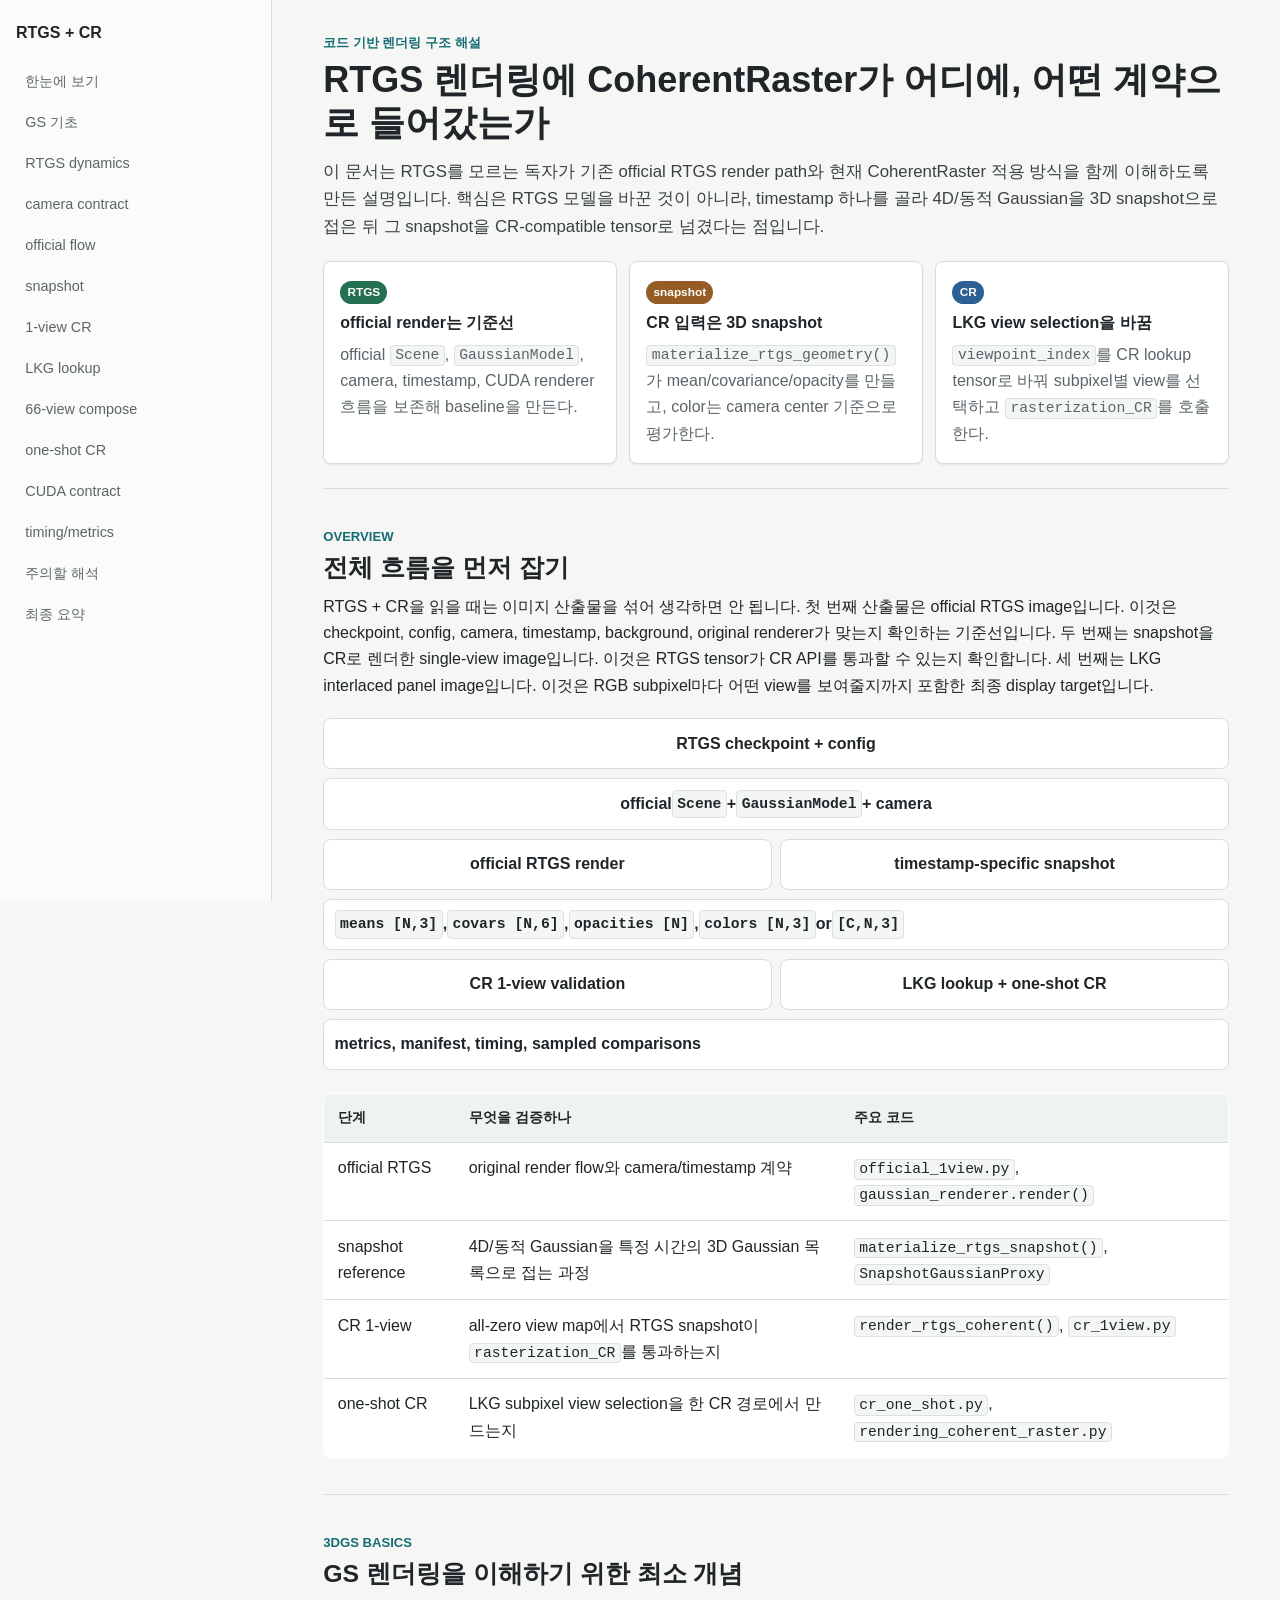
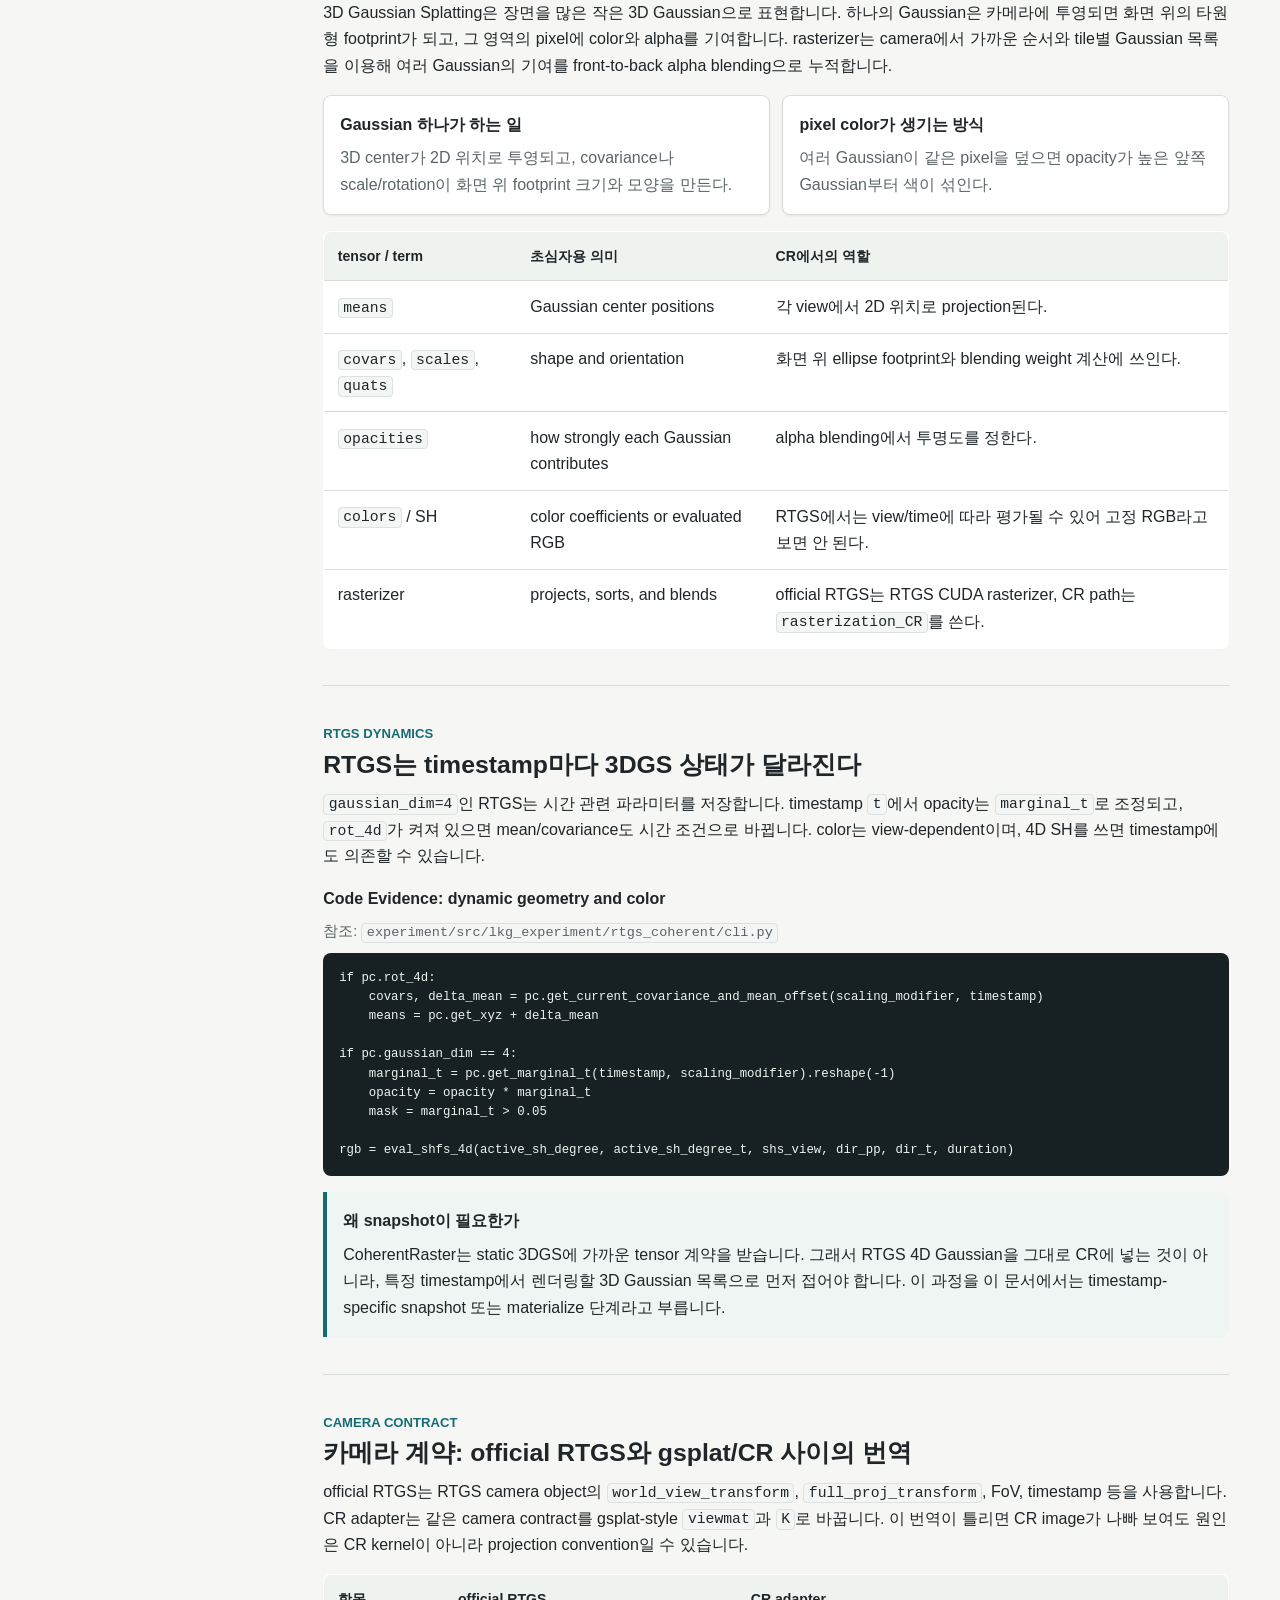
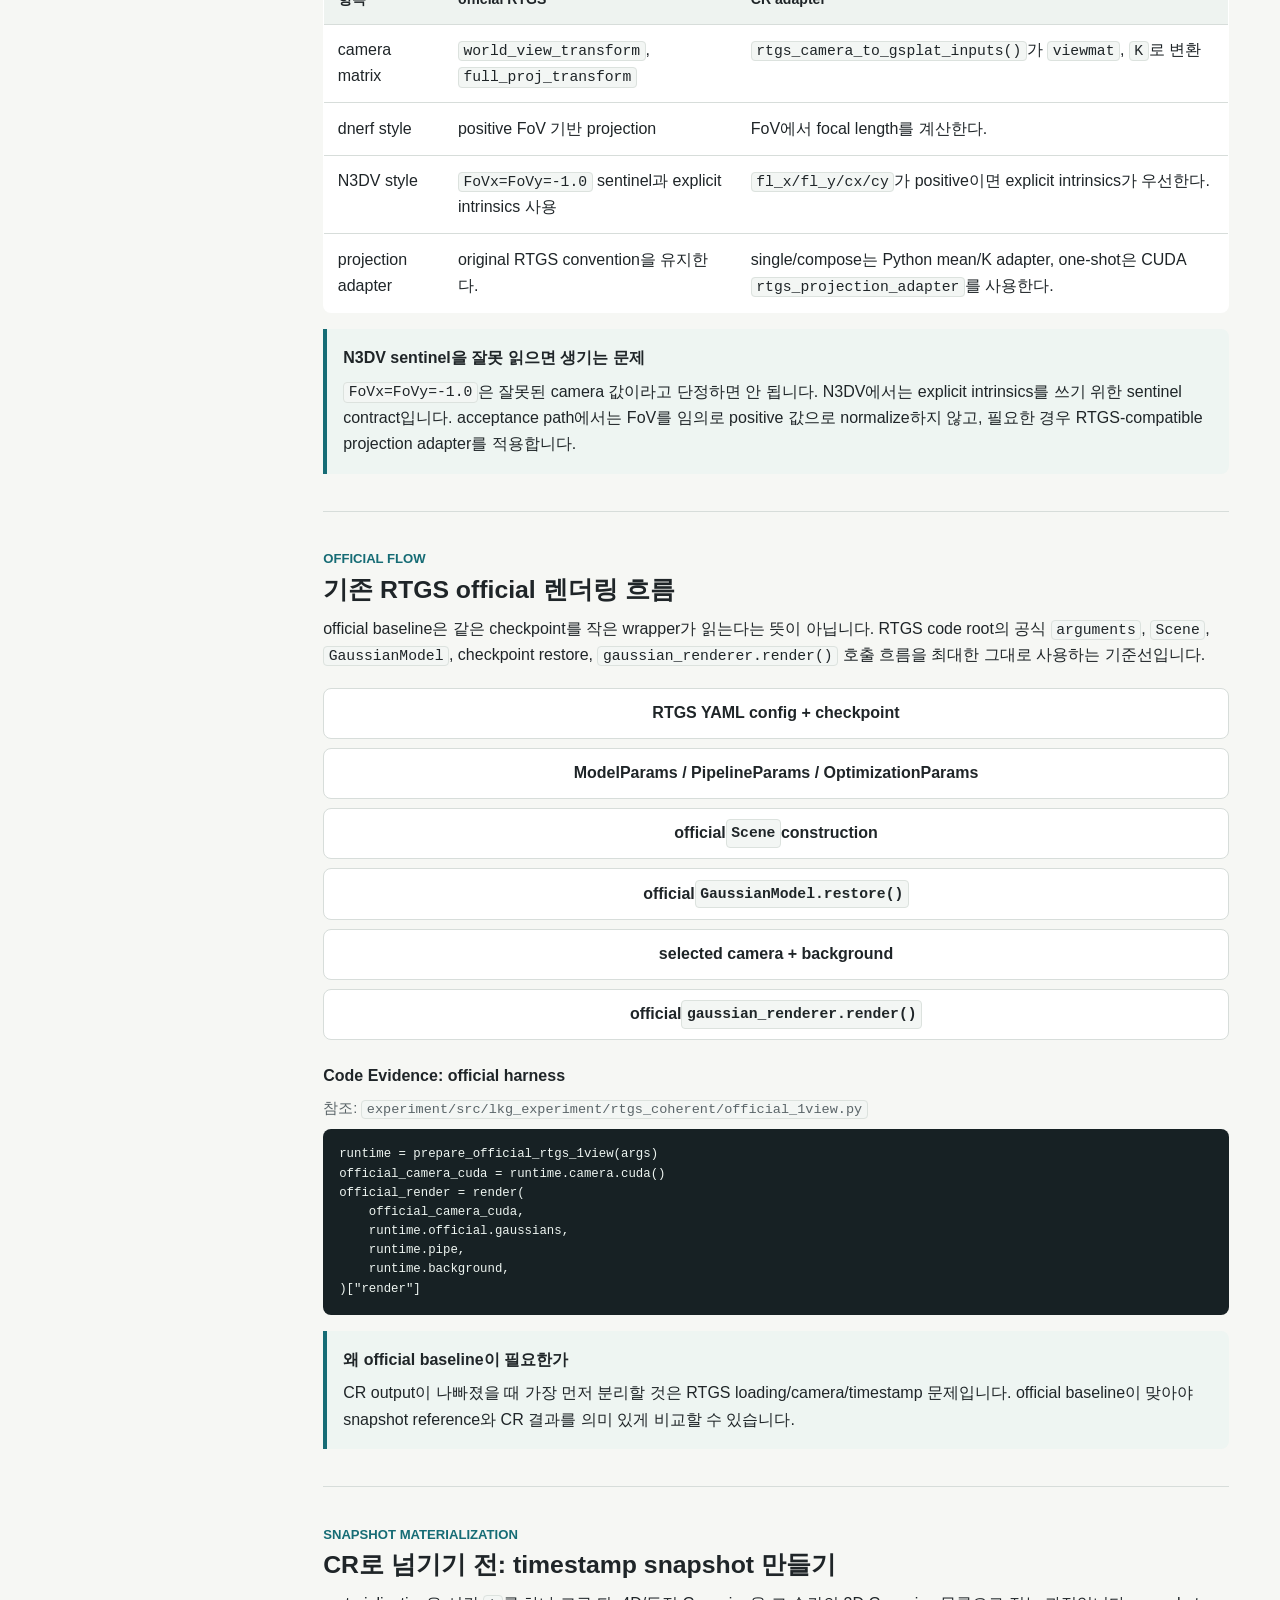
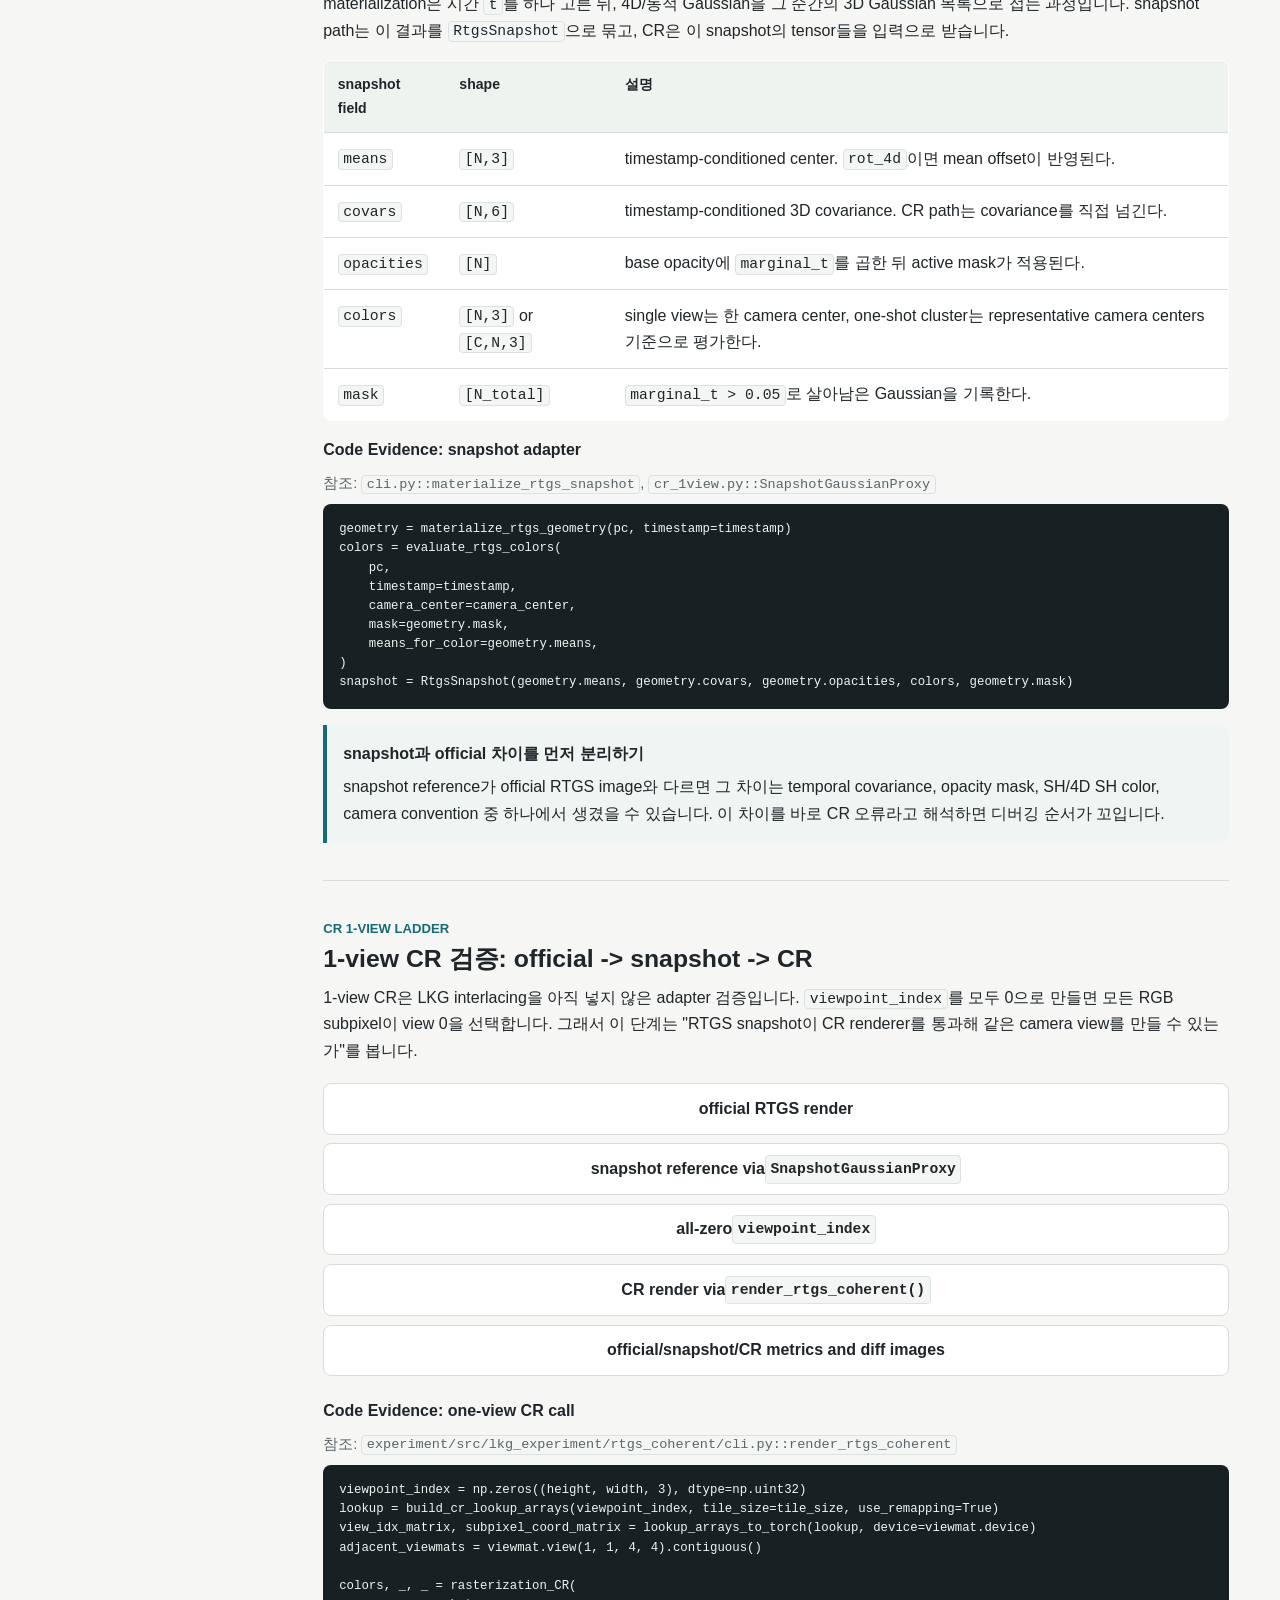
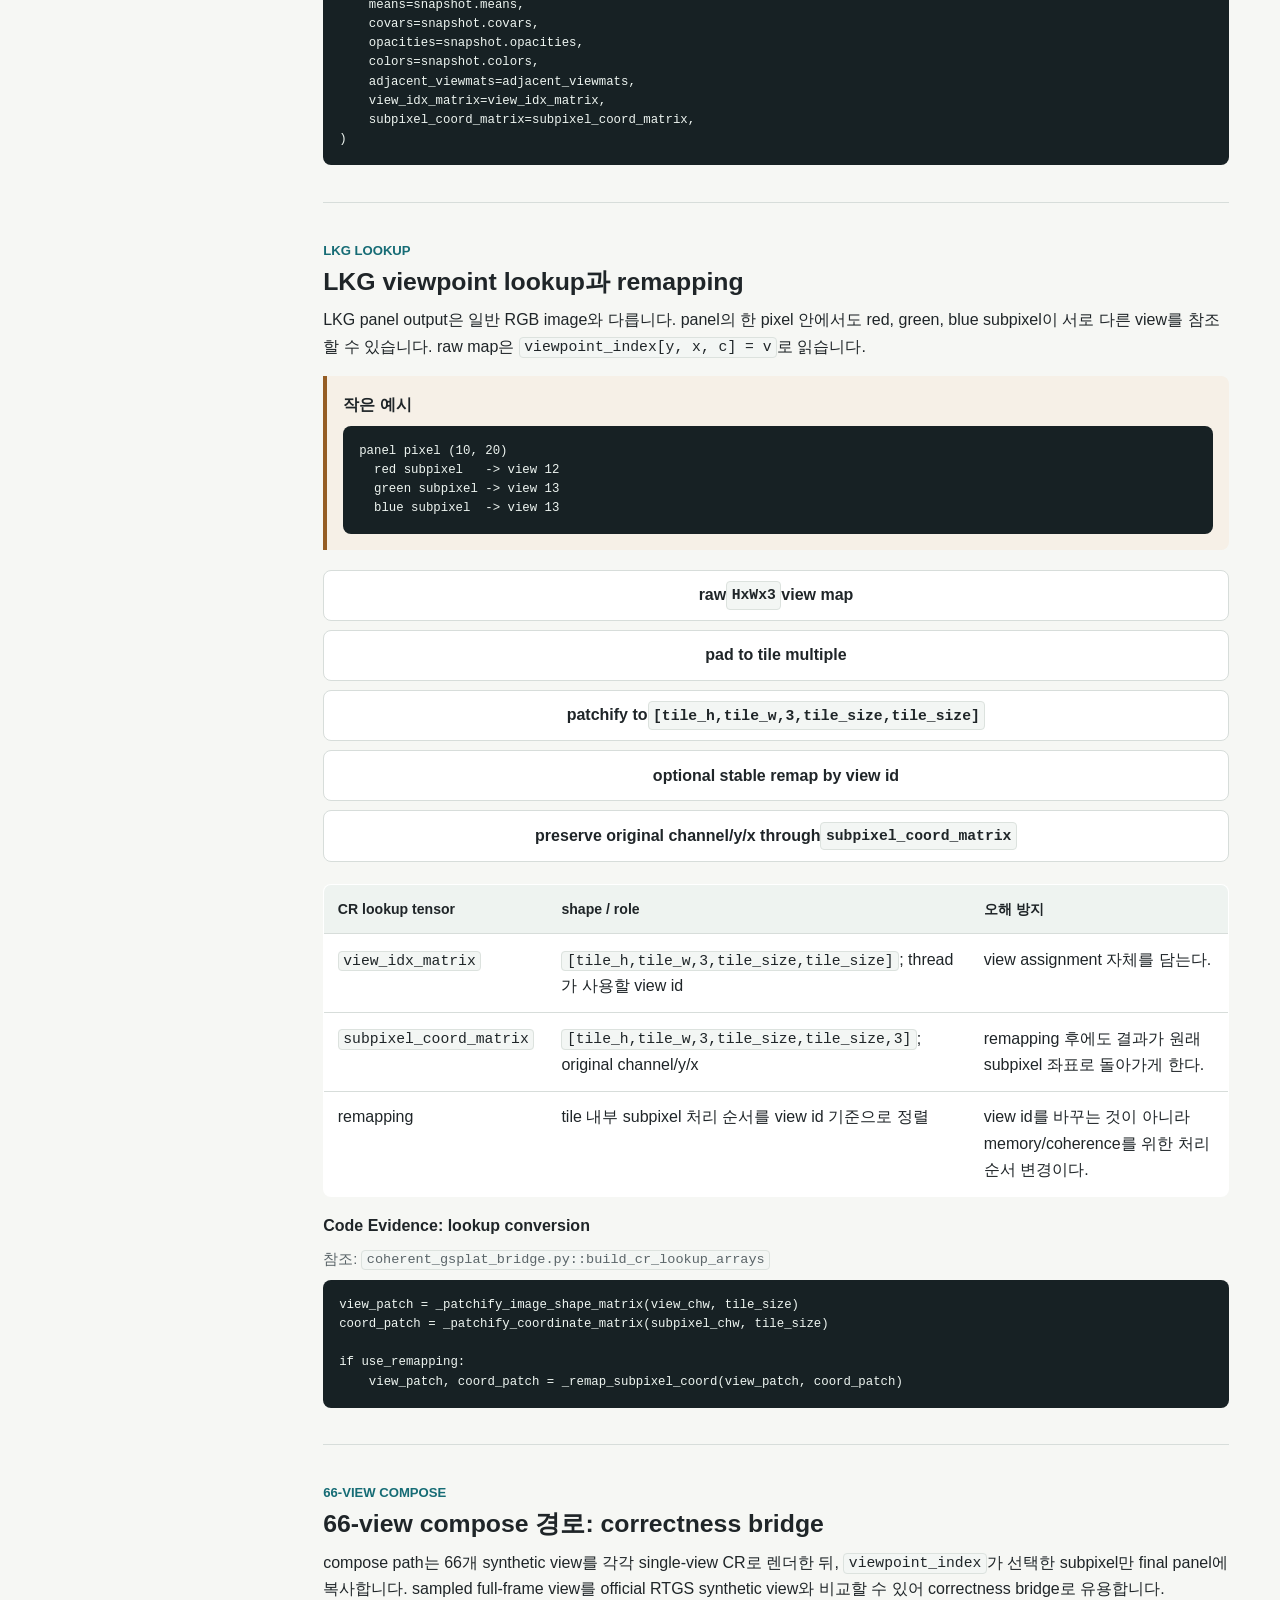
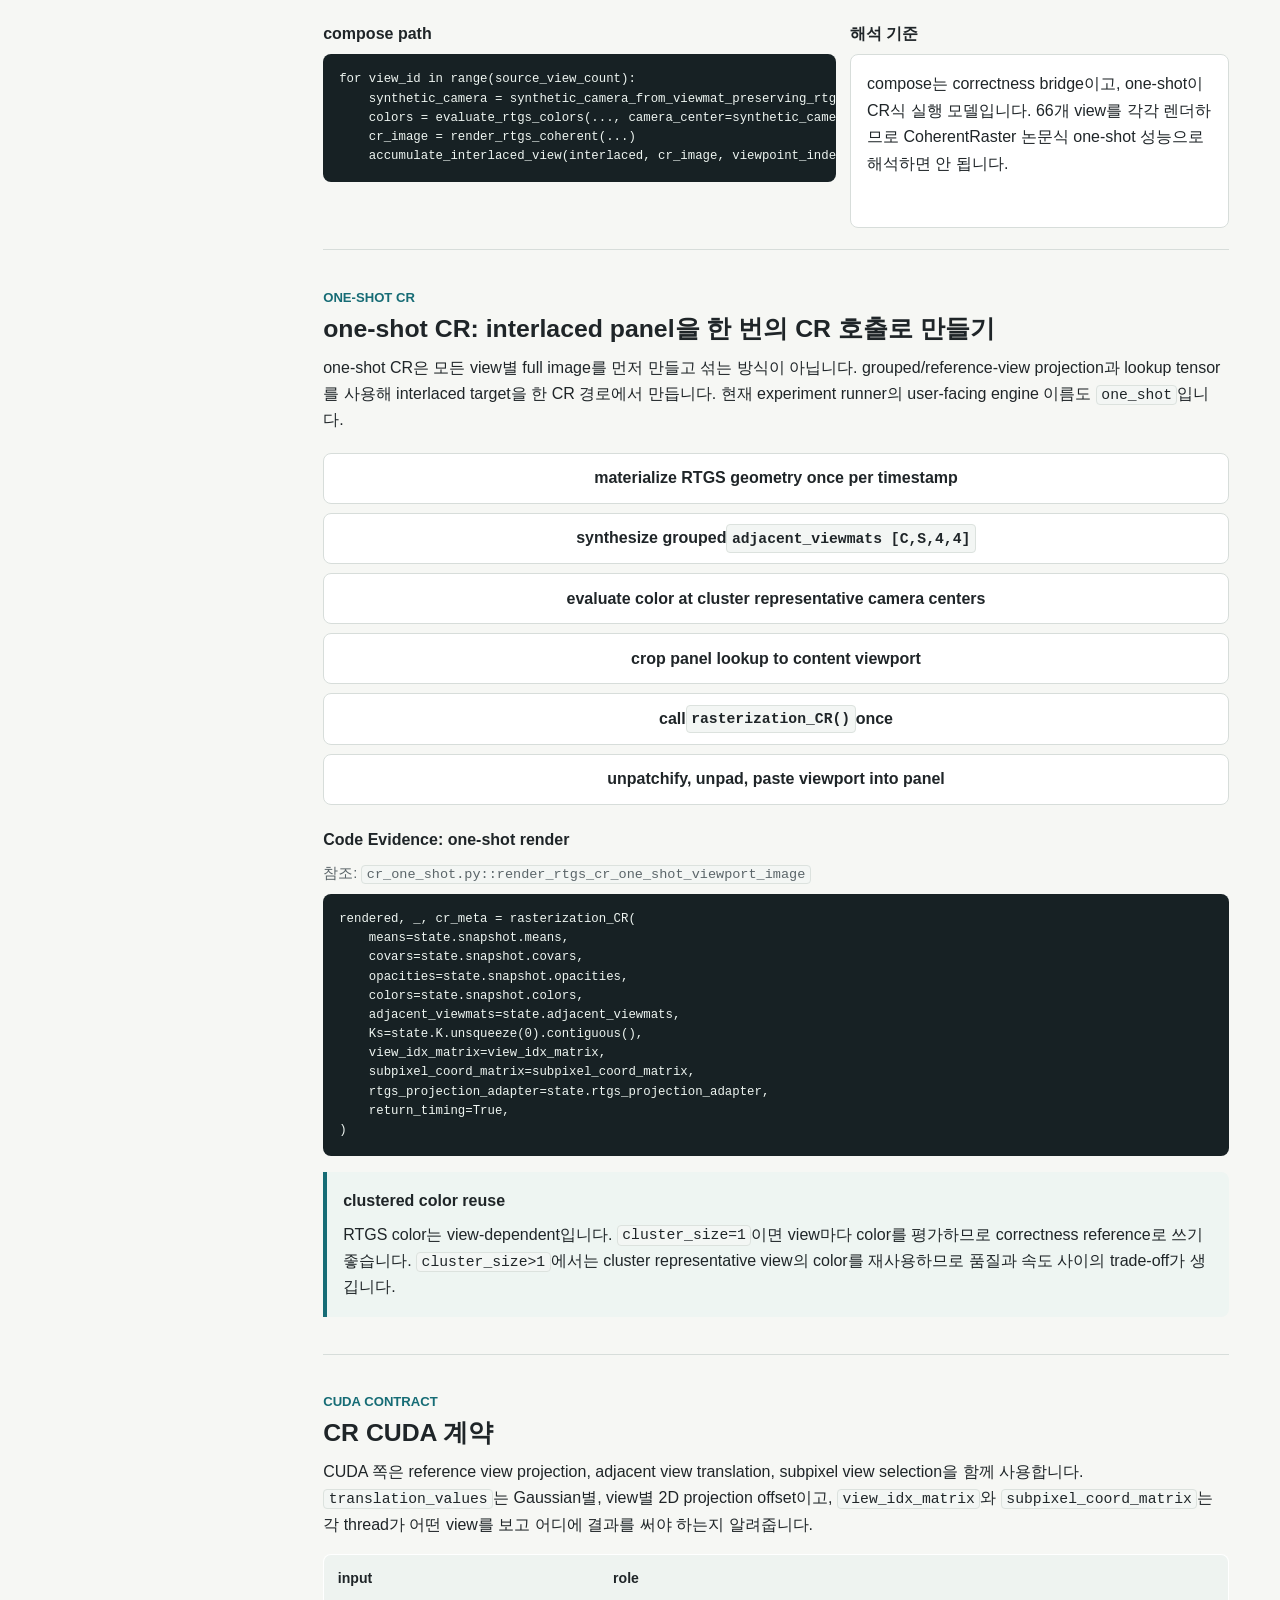
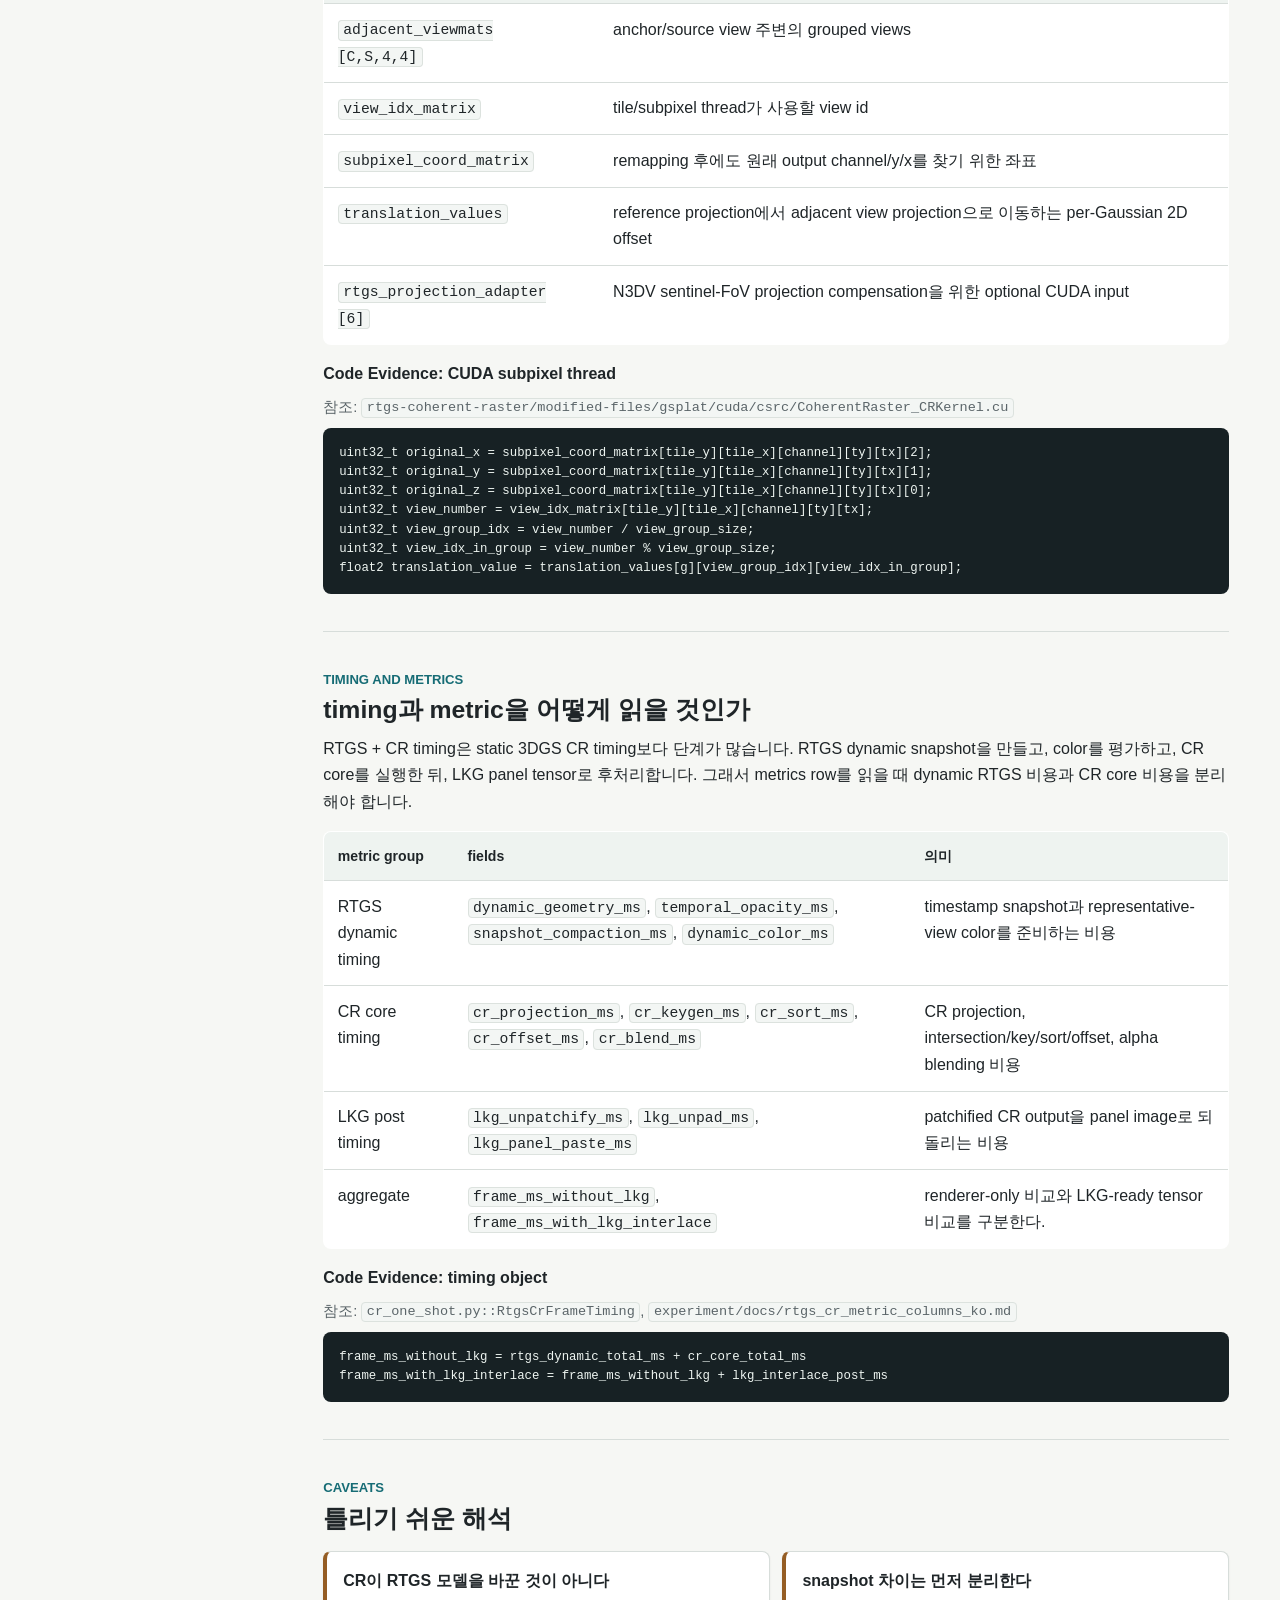
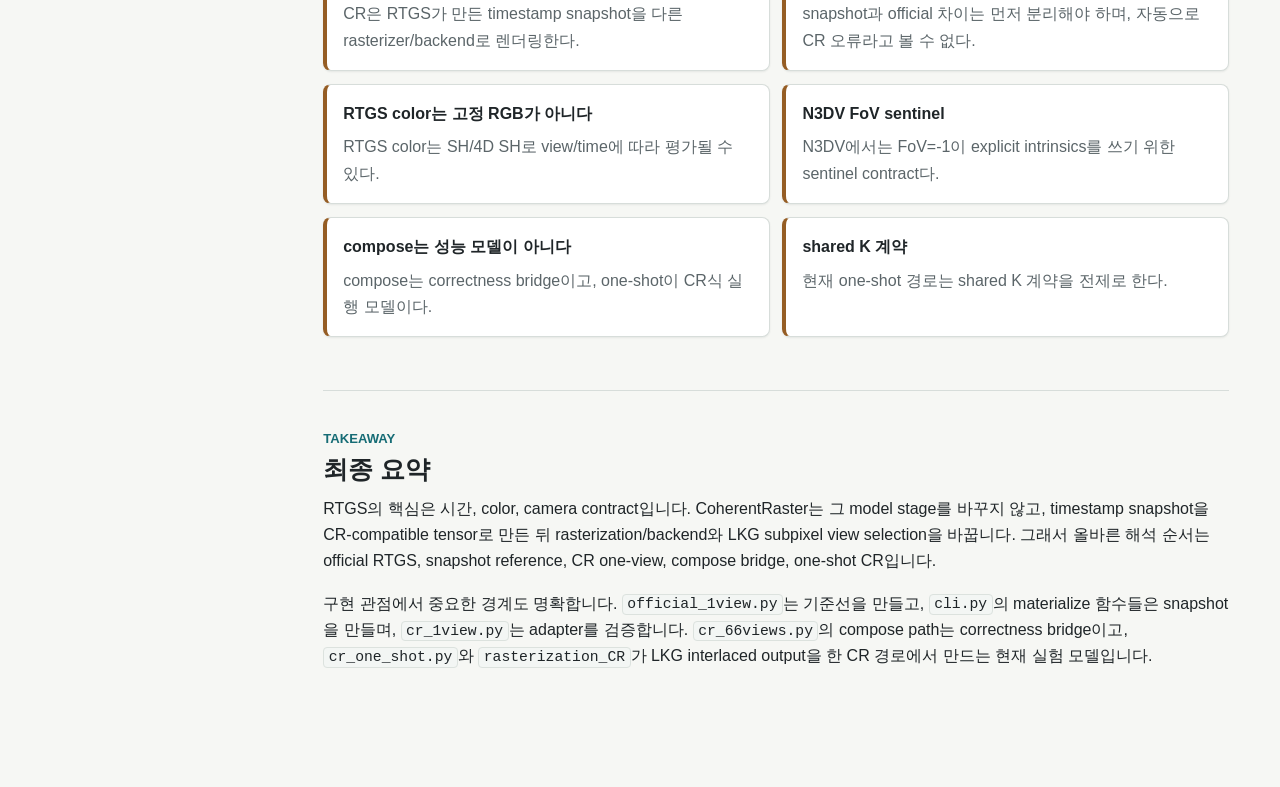
<file: docs/rtgs-cr-structure-explainer/index.html>
<!doctype html>
<html lang="ko">
  <head>
    <meta charset="utf-8">
    <meta name="viewport" content="width=device-width, initial-scale=1">
    <title>RTGS + CoherentRaster 구조 해설</title>
    <link rel="stylesheet" href="assets/styles.css">
  </head>
  <body>
    <div class="page-shell">
      <aside class="toc" aria-label="문서 목차">
        <div class="toc-title">RTGS + CR</div>
        <nav>
          <a href="#overview">한눈에 보기</a>
          <a href="#3dgs-basics">GS 기초</a>
          <a href="#rtgs-dynamics">RTGS dynamics</a>
          <a href="#camera-contract">camera contract</a>
          <a href="#official-flow">official flow</a>
          <a href="#snapshot-materialization">snapshot</a>
          <a href="#cr-1view-ladder">1-view CR</a>
          <a href="#lkg-lookup">LKG lookup</a>
          <a href="#cr-66-compose">66-view compose</a>
          <a href="#one-shot-cr">one-shot CR</a>
          <a href="#cuda-contract">CUDA contract</a>
          <a href="#timing-and-metrics">timing/metrics</a>
          <a href="#caveats">주의할 해석</a>
          <a href="#takeaway">최종 요약</a>
        </nav>
      </aside>

      <main class="content">
        <header class="document-header">
          <p class="eyebrow">코드 기반 렌더링 구조 해설</p>
          <h1>RTGS 렌더링에 CoherentRaster가 어디에, 어떤 계약으로 들어갔는가</h1>
          <p class="lead">
            이 문서는 RTGS를 모르는 독자가 기존 official RTGS render path와 현재 CoherentRaster 적용 방식을
            함께 이해하도록 만든 설명입니다. 핵심은 RTGS 모델을 바꾼 것이 아니라, timestamp 하나를 골라
            4D/동적 Gaussian을 3D snapshot으로 접은 뒤 그 snapshot을 CR-compatible tensor로 넘겼다는 점입니다.
          </p>

          <div class="summary-grid" aria-label="핵심 요약">
            <div>
              <span class="tag tag-rtgs">RTGS</span>
              <strong>official render는 기준선</strong>
              <p>official <code>Scene</code>, <code>GaussianModel</code>, camera, timestamp, CUDA renderer 흐름을 보존해 baseline을 만든다.</p>
            </div>
            <div>
              <span class="tag tag-snapshot">snapshot</span>
              <strong>CR 입력은 3D snapshot</strong>
              <p><code>materialize_rtgs_geometry()</code>가 mean/covariance/opacity를 만들고, color는 camera center 기준으로 평가한다.</p>
            </div>
            <div>
              <span class="tag tag-cr">CR</span>
              <strong>LKG view selection을 바꿈</strong>
              <p><code>viewpoint_index</code>를 CR lookup tensor로 바꿔 subpixel별 view를 선택하고 <code>rasterization_CR</code>를 호출한다.</p>
            </div>
          </div>
        </header>

        <section id="overview" class="section">
          <div class="section-heading">
            <p class="section-label">Overview</p>
            <h2>전체 흐름을 먼저 잡기</h2>
          </div>
          <p>
            RTGS + CR을 읽을 때는 이미지 산출물을 섞어 생각하면 안 됩니다. 첫 번째 산출물은 official RTGS
            image입니다. 이것은 checkpoint, config, camera, timestamp, background, original renderer가 맞는지
            확인하는 기준선입니다. 두 번째는 snapshot을 CR로 렌더한 single-view image입니다. 이것은 RTGS tensor가
            CR API를 통과할 수 있는지 확인합니다. 세 번째는 LKG interlaced panel image입니다. 이것은 RGB subpixel마다
            어떤 view를 보여줄지까지 포함한 최종 display target입니다.
          </p>

          <div class="pipeline" aria-label="RTGS to CR pipeline">
            <div class="stage">RTGS checkpoint + config</div>
            <div class="stage">official <code>Scene</code> + <code>GaussianModel</code> + camera</div>
            <div class="split">
              <div class="stage">official RTGS render</div>
              <div class="stage">timestamp-specific snapshot</div>
            </div>
            <div class="stage wide"><code>means [N,3]</code>, <code>covars [N,6]</code>, <code>opacities [N]</code>, <code>colors [N,3]</code> or <code>[C,N,3]</code></div>
            <div class="split">
              <div class="stage">CR 1-view validation</div>
              <div class="stage">LKG lookup + one-shot CR</div>
            </div>
            <div class="stage wide">metrics, manifest, timing, sampled comparisons</div>
          </div>

          <table class="comparison-table">
            <thead>
              <tr>
                <th>단계</th>
                <th>무엇을 검증하나</th>
                <th>주요 코드</th>
              </tr>
            </thead>
            <tbody>
              <tr>
                <td>official RTGS</td>
                <td>original render flow와 camera/timestamp 계약</td>
                <td><code>official_1view.py</code>, <code>gaussian_renderer.render()</code></td>
              </tr>
              <tr>
                <td>snapshot reference</td>
                <td>4D/동적 Gaussian을 특정 시간의 3D Gaussian 목록으로 접는 과정</td>
                <td><code>materialize_rtgs_snapshot()</code>, <code>SnapshotGaussianProxy</code></td>
              </tr>
              <tr>
                <td>CR 1-view</td>
                <td>all-zero view map에서 RTGS snapshot이 <code>rasterization_CR</code>를 통과하는지</td>
                <td><code>render_rtgs_coherent()</code>, <code>cr_1view.py</code></td>
              </tr>
              <tr>
                <td>one-shot CR</td>
                <td>LKG subpixel view selection을 한 CR 경로에서 만드는지</td>
                <td><code>cr_one_shot.py</code>, <code>rendering_coherent_raster.py</code></td>
              </tr>
            </tbody>
          </table>
        </section>

        <section id="3dgs-basics" class="section">
          <div class="section-heading">
            <p class="section-label">3DGS Basics</p>
            <h2>GS 렌더링을 이해하기 위한 최소 개념</h2>
          </div>
          <p>
            3D Gaussian Splatting은 장면을 많은 작은 3D Gaussian으로 표현합니다. 하나의 Gaussian은 카메라에
            투영되면 화면 위의 타원형 footprint가 되고, 그 영역의 pixel에 color와 alpha를 기여합니다.
            rasterizer는 camera에서 가까운 순서와 tile별 Gaussian 목록을 이용해 여러 Gaussian의 기여를
            front-to-back alpha blending으로 누적합니다.
          </p>

          <div class="concept-grid">
            <div>
              <h3>Gaussian 하나가 하는 일</h3>
              <p>3D center가 2D 위치로 투영되고, covariance나 scale/rotation이 화면 위 footprint 크기와 모양을 만든다.</p>
            </div>
            <div>
              <h3>pixel color가 생기는 방식</h3>
              <p>여러 Gaussian이 같은 pixel을 덮으면 opacity가 높은 앞쪽 Gaussian부터 색이 섞인다.</p>
            </div>
          </div>

          <table class="term-table">
            <thead>
              <tr>
                <th>tensor / term</th>
                <th>초심자용 의미</th>
                <th>CR에서의 역할</th>
              </tr>
            </thead>
            <tbody>
              <tr>
                <td><code>means</code></td>
                <td>Gaussian center positions</td>
                <td>각 view에서 2D 위치로 projection된다.</td>
              </tr>
              <tr>
                <td><code>covars</code>, <code>scales</code>, <code>quats</code></td>
                <td>shape and orientation</td>
                <td>화면 위 ellipse footprint와 blending weight 계산에 쓰인다.</td>
              </tr>
              <tr>
                <td><code>opacities</code></td>
                <td>how strongly each Gaussian contributes</td>
                <td>alpha blending에서 투명도를 정한다.</td>
              </tr>
              <tr>
                <td><code>colors</code> / SH</td>
                <td>color coefficients or evaluated RGB</td>
                <td>RTGS에서는 view/time에 따라 평가될 수 있어 고정 RGB라고 보면 안 된다.</td>
              </tr>
              <tr>
                <td>rasterizer</td>
                <td>projects, sorts, and blends</td>
                <td>official RTGS는 RTGS CUDA rasterizer, CR path는 <code>rasterization_CR</code>를 쓴다.</td>
              </tr>
            </tbody>
          </table>
        </section>

        <section id="rtgs-dynamics" class="section">
          <div class="section-heading">
            <p class="section-label">RTGS Dynamics</p>
            <h2>RTGS는 timestamp마다 3DGS 상태가 달라진다</h2>
          </div>
          <p>
            <code>gaussian_dim=4</code>인 RTGS는 시간 관련 파라미터를 저장합니다. timestamp <code>t</code>에서
            opacity는 <code>marginal_t</code>로 조정되고, <code>rot_4d</code>가 켜져 있으면 mean/covariance도
            시간 조건으로 바뀝니다. color는 view-dependent이며, 4D SH를 쓰면 timestamp에도 의존할 수 있습니다.
          </p>

          <div class="evidence">
            <div class="evidence-title">Code Evidence: dynamic geometry and color</div>
            <p class="file-ref">참조: <code>experiment/src/lkg_experiment/rtgs_coherent/cli.py</code></p>
            <pre><code>if pc.rot_4d:
    covars, delta_mean = pc.get_current_covariance_and_mean_offset(scaling_modifier, timestamp)
    means = pc.get_xyz + delta_mean

if pc.gaussian_dim == 4:
    marginal_t = pc.get_marginal_t(timestamp, scaling_modifier).reshape(-1)
    opacity = opacity * marginal_t
    mask = marginal_t &gt; 0.05

rgb = eval_shfs_4d(active_sh_degree, active_sh_degree_t, shs_view, dir_pp, dir_t, duration)</code></pre>
          </div>

          <div class="why-box">
            <h3>왜 snapshot이 필요한가</h3>
            <p>
              CoherentRaster는 static 3DGS에 가까운 tensor 계약을 받습니다. 그래서 RTGS 4D Gaussian을 그대로
              CR에 넣는 것이 아니라, 특정 timestamp에서 렌더링할 3D Gaussian 목록으로 먼저 접어야 합니다.
              이 과정을 이 문서에서는 timestamp-specific snapshot 또는 materialize 단계라고 부릅니다.
            </p>
          </div>
        </section>

        <section id="camera-contract" class="section">
          <div class="section-heading">
            <p class="section-label">Camera Contract</p>
            <h2>카메라 계약: official RTGS와 gsplat/CR 사이의 번역</h2>
          </div>
          <p>
            official RTGS는 RTGS camera object의 <code>world_view_transform</code>, <code>full_proj_transform</code>,
            FoV, timestamp 등을 사용합니다. CR adapter는 같은 camera contract를 gsplat-style
            <code>viewmat</code>과 <code>K</code>로 바꿉니다. 이 번역이 틀리면 CR image가 나빠 보여도 원인은 CR
            kernel이 아니라 projection convention일 수 있습니다.
          </p>

          <table class="comparison-table">
            <thead>
              <tr>
                <th>항목</th>
                <th>official RTGS</th>
                <th>CR adapter</th>
              </tr>
            </thead>
            <tbody>
              <tr>
                <td>camera matrix</td>
                <td><code>world_view_transform</code>, <code>full_proj_transform</code></td>
                <td><code>rtgs_camera_to_gsplat_inputs()</code>가 <code>viewmat</code>, <code>K</code>로 변환</td>
              </tr>
              <tr>
                <td>dnerf style</td>
                <td>positive FoV 기반 projection</td>
                <td>FoV에서 focal length를 계산한다.</td>
              </tr>
              <tr>
                <td>N3DV style</td>
                <td><code>FoVx=FoVy=-1.0</code> sentinel과 explicit intrinsics 사용</td>
                <td><code>fl_x/fl_y/cx/cy</code>가 positive이면 explicit intrinsics가 우선한다.</td>
              </tr>
              <tr>
                <td>projection adapter</td>
                <td>original RTGS convention을 유지한다.</td>
                <td>single/compose는 Python mean/K adapter, one-shot은 CUDA <code>rtgs_projection_adapter</code>를 사용한다.</td>
              </tr>
            </tbody>
          </table>

          <div class="inspect">
            <h3>N3DV sentinel을 잘못 읽으면 생기는 문제</h3>
            <p>
              <code>FoVx=FoVy=-1.0</code>은 잘못된 camera 값이라고 단정하면 안 됩니다. N3DV에서는 explicit
              intrinsics를 쓰기 위한 sentinel contract입니다. acceptance path에서는 FoV를 임의로 positive 값으로
              normalize하지 않고, 필요한 경우 RTGS-compatible projection adapter를 적용합니다.
            </p>
          </div>
        </section>

        <section id="official-flow" class="section">
          <div class="section-heading">
            <p class="section-label">Official Flow</p>
            <h2>기존 RTGS official 렌더링 흐름</h2>
          </div>
          <p>
            official baseline은 같은 checkpoint를 작은 wrapper가 읽는다는 뜻이 아닙니다. RTGS code root의
            공식 <code>arguments</code>, <code>Scene</code>, <code>GaussianModel</code>, checkpoint restore,
            <code>gaussian_renderer.render()</code> 호출 흐름을 최대한 그대로 사용하는 기준선입니다.
          </p>

          <div class="pipeline">
            <div class="stage">RTGS YAML config + checkpoint</div>
            <div class="stage">ModelParams / PipelineParams / OptimizationParams</div>
            <div class="stage">official <code>Scene</code> construction</div>
            <div class="stage">official <code>GaussianModel.restore()</code></div>
            <div class="stage">selected camera + background</div>
            <div class="stage">official <code>gaussian_renderer.render()</code></div>
          </div>

          <div class="evidence">
            <div class="evidence-title">Code Evidence: official harness</div>
            <p class="file-ref">참조: <code>experiment/src/lkg_experiment/rtgs_coherent/official_1view.py</code></p>
            <pre><code>runtime = prepare_official_rtgs_1view(args)
official_camera_cuda = runtime.camera.cuda()
official_render = render(
    official_camera_cuda,
    runtime.official.gaussians,
    runtime.pipe,
    runtime.background,
)["render"]</code></pre>
          </div>

          <div class="why-box">
            <h3>왜 official baseline이 필요한가</h3>
            <p>
              CR output이 나빠졌을 때 가장 먼저 분리할 것은 RTGS loading/camera/timestamp 문제입니다.
              official baseline이 맞아야 snapshot reference와 CR 결과를 의미 있게 비교할 수 있습니다.
            </p>
          </div>
        </section>

        <section id="snapshot-materialization" class="section">
          <div class="section-heading">
            <p class="section-label">Snapshot Materialization</p>
            <h2>CR로 넘기기 전: timestamp snapshot 만들기</h2>
          </div>
          <p>
            materialization은 시간 <code>t</code>를 하나 고른 뒤, 4D/동적 Gaussian을 그 순간의 3D Gaussian
            목록으로 접는 과정입니다. snapshot path는 이 결과를 <code>RtgsSnapshot</code>으로 묶고,
            CR은 이 snapshot의 tensor들을 입력으로 받습니다.
          </p>

          <table class="term-table">
            <thead>
              <tr>
                <th>snapshot field</th>
                <th>shape</th>
                <th>설명</th>
              </tr>
            </thead>
            <tbody>
              <tr>
                <td><code>means</code></td>
                <td><code>[N,3]</code></td>
                <td>timestamp-conditioned center. <code>rot_4d</code>이면 mean offset이 반영된다.</td>
              </tr>
              <tr>
                <td><code>covars</code></td>
                <td><code>[N,6]</code></td>
                <td>timestamp-conditioned 3D covariance. CR path는 covariance를 직접 넘긴다.</td>
              </tr>
              <tr>
                <td><code>opacities</code></td>
                <td><code>[N]</code></td>
                <td>base opacity에 <code>marginal_t</code>를 곱한 뒤 active mask가 적용된다.</td>
              </tr>
              <tr>
                <td><code>colors</code></td>
                <td><code>[N,3]</code> or <code>[C,N,3]</code></td>
                <td>single view는 한 camera center, one-shot cluster는 representative camera centers 기준으로 평가한다.</td>
              </tr>
              <tr>
                <td><code>mask</code></td>
                <td><code>[N_total]</code></td>
                <td><code>marginal_t &gt; 0.05</code>로 살아남은 Gaussian을 기록한다.</td>
              </tr>
            </tbody>
          </table>

          <div class="evidence">
            <div class="evidence-title">Code Evidence: snapshot adapter</div>
            <p class="file-ref">참조: <code>cli.py::materialize_rtgs_snapshot</code>, <code>cr_1view.py::SnapshotGaussianProxy</code></p>
            <pre><code>geometry = materialize_rtgs_geometry(pc, timestamp=timestamp)
colors = evaluate_rtgs_colors(
    pc,
    timestamp=timestamp,
    camera_center=camera_center,
    mask=geometry.mask,
    means_for_color=geometry.means,
)
snapshot = RtgsSnapshot(geometry.means, geometry.covars, geometry.opacities, colors, geometry.mask)</code></pre>
          </div>

          <div class="inspect">
            <h3>snapshot과 official 차이를 먼저 분리하기</h3>
            <p>
              snapshot reference가 official RTGS image와 다르면 그 차이는 temporal covariance, opacity mask,
              SH/4D SH color, camera convention 중 하나에서 생겼을 수 있습니다. 이 차이를 바로 CR 오류라고
              해석하면 디버깅 순서가 꼬입니다.
            </p>
          </div>
        </section>

        <section id="cr-1view-ladder" class="section">
          <div class="section-heading">
            <p class="section-label">CR 1-View Ladder</p>
            <h2>1-view CR 검증: official -> snapshot -> CR</h2>
          </div>
          <p>
            1-view CR은 LKG interlacing을 아직 넣지 않은 adapter 검증입니다. <code>viewpoint_index</code>를
            모두 0으로 만들면 모든 RGB subpixel이 view 0을 선택합니다. 그래서 이 단계는 "RTGS snapshot이 CR
            renderer를 통과해 같은 camera view를 만들 수 있는가"를 봅니다.
          </p>

          <div class="pipeline">
            <div class="stage">official RTGS render</div>
            <div class="stage">snapshot reference via <code>SnapshotGaussianProxy</code></div>
            <div class="stage">all-zero <code>viewpoint_index</code></div>
            <div class="stage">CR render via <code>render_rtgs_coherent()</code></div>
            <div class="stage">official/snapshot/CR metrics and diff images</div>
          </div>

          <div class="evidence">
            <div class="evidence-title">Code Evidence: one-view CR call</div>
            <p class="file-ref">참조: <code>experiment/src/lkg_experiment/rtgs_coherent/cli.py::render_rtgs_coherent</code></p>
            <pre><code>viewpoint_index = np.zeros((height, width, 3), dtype=np.uint32)
lookup = build_cr_lookup_arrays(viewpoint_index, tile_size=tile_size, use_remapping=True)
view_idx_matrix, subpixel_coord_matrix = lookup_arrays_to_torch(lookup, device=viewmat.device)
adjacent_viewmats = viewmat.view(1, 1, 4, 4).contiguous()

colors, _, _ = rasterization_CR(
    means=snapshot.means,
    covars=snapshot.covars,
    opacities=snapshot.opacities,
    colors=snapshot.colors,
    adjacent_viewmats=adjacent_viewmats,
    view_idx_matrix=view_idx_matrix,
    subpixel_coord_matrix=subpixel_coord_matrix,
)</code></pre>
          </div>
        </section>

        <section id="lkg-lookup" class="section">
          <div class="section-heading">
            <p class="section-label">LKG Lookup</p>
            <h2>LKG viewpoint lookup과 remapping</h2>
          </div>
          <p>
            LKG panel output은 일반 RGB image와 다릅니다. panel의 한 pixel 안에서도 red, green, blue subpixel이
            서로 다른 view를 참조할 수 있습니다. raw map은 <code>viewpoint_index[y, x, c] = v</code>로 읽습니다.
          </p>

          <div class="example-box">
            <h3>작은 예시</h3>
            <pre><code>panel pixel (10, 20)
  red subpixel   -> view 12
  green subpixel -> view 13
  blue subpixel  -> view 13</code></pre>
          </div>

          <div class="pipeline">
            <div class="stage">raw <code>HxWx3</code> view map</div>
            <div class="stage">pad to tile multiple</div>
            <div class="stage">patchify to <code>[tile_h,tile_w,3,tile_size,tile_size]</code></div>
            <div class="stage">optional stable remap by view id</div>
            <div class="stage">preserve original channel/y/x through <code>subpixel_coord_matrix</code></div>
          </div>

          <table class="term-table">
            <thead>
              <tr>
                <th>CR lookup tensor</th>
                <th>shape / role</th>
                <th>오해 방지</th>
              </tr>
            </thead>
            <tbody>
              <tr>
                <td><code>view_idx_matrix</code></td>
                <td><code>[tile_h,tile_w,3,tile_size,tile_size]</code>; thread가 사용할 view id</td>
                <td>view assignment 자체를 담는다.</td>
              </tr>
              <tr>
                <td><code>subpixel_coord_matrix</code></td>
                <td><code>[tile_h,tile_w,3,tile_size,tile_size,3]</code>; original channel/y/x</td>
                <td>remapping 후에도 결과가 원래 subpixel 좌표로 돌아가게 한다.</td>
              </tr>
              <tr>
                <td>remapping</td>
                <td>tile 내부 subpixel 처리 순서를 view id 기준으로 정렬</td>
                <td>view id를 바꾸는 것이 아니라 memory/coherence를 위한 처리 순서 변경이다.</td>
              </tr>
            </tbody>
          </table>

          <div class="evidence">
            <div class="evidence-title">Code Evidence: lookup conversion</div>
            <p class="file-ref">참조: <code>coherent_gsplat_bridge.py::build_cr_lookup_arrays</code></p>
            <pre><code>view_patch = _patchify_image_shape_matrix(view_chw, tile_size)
coord_patch = _patchify_coordinate_matrix(subpixel_chw, tile_size)

if use_remapping:
    view_patch, coord_patch = _remap_subpixel_coord(view_patch, coord_patch)</code></pre>
          </div>
        </section>

        <section id="cr-66-compose" class="section">
          <div class="section-heading">
            <p class="section-label">66-View Compose</p>
            <h2>66-view compose 경로: correctness bridge</h2>
          </div>
          <p>
            compose path는 66개 synthetic view를 각각 single-view CR로 렌더한 뒤,
            <code>viewpoint_index</code>가 선택한 subpixel만 final panel에 복사합니다. sampled full-frame view를
            official RTGS synthetic view와 비교할 수 있어 correctness bridge로 유용합니다.
          </p>

          <div class="diff-panel">
            <div class="diff-column">
              <div class="diff-title">compose path</div>
              <pre><code>for view_id in range(source_view_count):
    synthetic_camera = synthetic_camera_from_viewmat_preserving_rtgs_contract(...)
    colors = evaluate_rtgs_colors(..., camera_center=synthetic_camera.camera_center)
    cr_image = render_rtgs_coherent(...)
    accumulate_interlaced_view(interlaced, cr_image, viewpoint_index_t, view_id=view_id)</code></pre>
            </div>
            <div class="diff-column">
              <div class="diff-title">해석 기준</div>
              <p>
                compose는 correctness bridge이고, one-shot이 CR식 실행 모델입니다. 66개 view를 각각 렌더하므로
                CoherentRaster 논문식 one-shot 성능으로 해석하면 안 됩니다.
              </p>
            </div>
          </div>
        </section>

        <section id="one-shot-cr" class="section">
          <div class="section-heading">
            <p class="section-label">One-Shot CR</p>
            <h2>one-shot CR: interlaced panel을 한 번의 CR 호출로 만들기</h2>
          </div>
          <p>
            one-shot CR은 모든 view별 full image를 먼저 만들고 섞는 방식이 아닙니다.
            grouped/reference-view projection과 lookup tensor를 사용해 interlaced target을 한 CR 경로에서 만듭니다.
            현재 experiment runner의 user-facing engine 이름도 <code>one_shot</code>입니다.
          </p>

          <div class="pipeline">
            <div class="stage">materialize RTGS geometry once per timestamp</div>
            <div class="stage">synthesize grouped <code>adjacent_viewmats [C,S,4,4]</code></div>
            <div class="stage">evaluate color at cluster representative camera centers</div>
            <div class="stage">crop panel lookup to content viewport</div>
            <div class="stage">call <code>rasterization_CR()</code> once</div>
            <div class="stage">unpatchify, unpad, paste viewport into panel</div>
          </div>

          <div class="evidence">
            <div class="evidence-title">Code Evidence: one-shot render</div>
            <p class="file-ref">참조: <code>cr_one_shot.py::render_rtgs_cr_one_shot_viewport_image</code></p>
            <pre><code>rendered, _, cr_meta = rasterization_CR(
    means=state.snapshot.means,
    covars=state.snapshot.covars,
    opacities=state.snapshot.opacities,
    colors=state.snapshot.colors,
    adjacent_viewmats=state.adjacent_viewmats,
    Ks=state.K.unsqueeze(0).contiguous(),
    view_idx_matrix=view_idx_matrix,
    subpixel_coord_matrix=subpixel_coord_matrix,
    rtgs_projection_adapter=state.rtgs_projection_adapter,
    return_timing=True,
)</code></pre>
          </div>

          <div class="inspect">
            <h3>clustered color reuse</h3>
            <p>
              RTGS color는 view-dependent입니다. <code>cluster_size=1</code>이면 view마다 color를 평가하므로
              correctness reference로 쓰기 좋습니다. <code>cluster_size&gt;1</code>에서는 cluster representative
              view의 color를 재사용하므로 품질과 속도 사이의 trade-off가 생깁니다.
            </p>
          </div>
        </section>

        <section id="cuda-contract" class="section">
          <div class="section-heading">
            <p class="section-label">CUDA Contract</p>
            <h2>CR CUDA 계약</h2>
          </div>
          <p>
            CUDA 쪽은 reference view projection, adjacent view translation, subpixel view selection을 함께 사용합니다.
            <code>translation_values</code>는 Gaussian별, view별 2D projection offset이고,
            <code>view_idx_matrix</code>와 <code>subpixel_coord_matrix</code>는 각 thread가 어떤 view를 보고 어디에
            결과를 써야 하는지 알려줍니다.
          </p>

          <table class="term-table">
            <thead>
              <tr>
                <th>input</th>
                <th>role</th>
              </tr>
            </thead>
            <tbody>
              <tr>
                <td><code>adjacent_viewmats [C,S,4,4]</code></td>
                <td>anchor/source view 주변의 grouped views</td>
              </tr>
              <tr>
                <td><code>view_idx_matrix</code></td>
                <td>tile/subpixel thread가 사용할 view id</td>
              </tr>
              <tr>
                <td><code>subpixel_coord_matrix</code></td>
                <td>remapping 후에도 원래 output channel/y/x를 찾기 위한 좌표</td>
              </tr>
              <tr>
                <td><code>translation_values</code></td>
                <td>reference projection에서 adjacent view projection으로 이동하는 per-Gaussian 2D offset</td>
              </tr>
              <tr>
                <td><code>rtgs_projection_adapter [6]</code></td>
                <td>N3DV sentinel-FoV projection compensation을 위한 optional CUDA input</td>
              </tr>
            </tbody>
          </table>

          <div class="evidence">
            <div class="evidence-title">Code Evidence: CUDA subpixel thread</div>
            <p class="file-ref">참조: <code>rtgs-coherent-raster/modified-files/gsplat/cuda/csrc/CoherentRaster_CRKernel.cu</code></p>
            <pre><code>uint32_t original_x = subpixel_coord_matrix[tile_y][tile_x][channel][ty][tx][2];
uint32_t original_y = subpixel_coord_matrix[tile_y][tile_x][channel][ty][tx][1];
uint32_t original_z = subpixel_coord_matrix[tile_y][tile_x][channel][ty][tx][0];
uint32_t view_number = view_idx_matrix[tile_y][tile_x][channel][ty][tx];
uint32_t view_group_idx = view_number / view_group_size;
uint32_t view_idx_in_group = view_number % view_group_size;
float2 translation_value = translation_values[g][view_group_idx][view_idx_in_group];</code></pre>
          </div>
        </section>

        <section id="timing-and-metrics" class="section">
          <div class="section-heading">
            <p class="section-label">Timing And Metrics</p>
            <h2>timing과 metric을 어떻게 읽을 것인가</h2>
          </div>
          <p>
            RTGS + CR timing은 static 3DGS CR timing보다 단계가 많습니다. RTGS dynamic snapshot을 만들고,
            color를 평가하고, CR core를 실행한 뒤, LKG panel tensor로 후처리합니다. 그래서 metrics row를 읽을 때
            dynamic RTGS 비용과 CR core 비용을 분리해야 합니다.
          </p>

          <table class="term-table">
            <thead>
              <tr>
                <th>metric group</th>
                <th>fields</th>
                <th>의미</th>
              </tr>
            </thead>
            <tbody>
              <tr>
                <td>RTGS dynamic timing</td>
                <td><code>dynamic_geometry_ms</code>, <code>temporal_opacity_ms</code>, <code>snapshot_compaction_ms</code>, <code>dynamic_color_ms</code></td>
                <td>timestamp snapshot과 representative-view color를 준비하는 비용</td>
              </tr>
              <tr>
                <td>CR core timing</td>
                <td><code>cr_projection_ms</code>, <code>cr_keygen_ms</code>, <code>cr_sort_ms</code>, <code>cr_offset_ms</code>, <code>cr_blend_ms</code></td>
                <td>CR projection, intersection/key/sort/offset, alpha blending 비용</td>
              </tr>
              <tr>
                <td>LKG post timing</td>
                <td><code>lkg_unpatchify_ms</code>, <code>lkg_unpad_ms</code>, <code>lkg_panel_paste_ms</code></td>
                <td>patchified CR output을 panel image로 되돌리는 비용</td>
              </tr>
              <tr>
                <td>aggregate</td>
                <td><code>frame_ms_without_lkg</code>, <code>frame_ms_with_lkg_interlace</code></td>
                <td>renderer-only 비교와 LKG-ready tensor 비교를 구분한다.</td>
              </tr>
            </tbody>
          </table>

          <div class="evidence">
            <div class="evidence-title">Code Evidence: timing object</div>
            <p class="file-ref">참조: <code>cr_one_shot.py::RtgsCrFrameTiming</code>, <code>experiment/docs/rtgs_cr_metric_columns_ko.md</code></p>
            <pre><code>frame_ms_without_lkg = rtgs_dynamic_total_ms + cr_core_total_ms
frame_ms_with_lkg_interlace = frame_ms_without_lkg + lkg_interlace_post_ms</code></pre>
          </div>
        </section>

        <section id="caveats" class="section">
          <div class="section-heading">
            <p class="section-label">Caveats</p>
            <h2>틀리기 쉬운 해석</h2>
          </div>
          <div class="warning-grid">
            <div>
              <h3>CR이 RTGS 모델을 바꾼 것이 아니다</h3>
              <p>CR은 RTGS가 만든 timestamp snapshot을 다른 rasterizer/backend로 렌더링한다.</p>
            </div>
            <div>
              <h3>snapshot 차이는 먼저 분리한다</h3>
              <p>snapshot과 official 차이는 먼저 분리해야 하며, 자동으로 CR 오류라고 볼 수 없다.</p>
            </div>
            <div>
              <h3>RTGS color는 고정 RGB가 아니다</h3>
              <p>RTGS color는 SH/4D SH로 view/time에 따라 평가될 수 있다.</p>
            </div>
            <div>
              <h3>N3DV FoV sentinel</h3>
              <p>N3DV에서는 FoV=-1이 explicit intrinsics를 쓰기 위한 sentinel contract다.</p>
            </div>
            <div>
              <h3>compose는 성능 모델이 아니다</h3>
              <p>compose는 correctness bridge이고, one-shot이 CR식 실행 모델이다.</p>
            </div>
            <div>
              <h3>shared K 계약</h3>
              <p>현재 one-shot 경로는 shared K 계약을 전제로 한다.</p>
            </div>
          </div>
        </section>

        <section id="takeaway" class="section final-section">
          <div class="section-heading">
            <p class="section-label">Takeaway</p>
            <h2>최종 요약</h2>
          </div>
          <p>
            RTGS의 핵심은 시간, color, camera contract입니다. CoherentRaster는 그 model stage를 바꾸지 않고,
            timestamp snapshot을 CR-compatible tensor로 만든 뒤 rasterization/backend와 LKG subpixel view
            selection을 바꿉니다. 그래서 올바른 해석 순서는 official RTGS, snapshot reference, CR one-view,
            compose bridge, one-shot CR입니다.
          </p>
          <p>
            구현 관점에서 중요한 경계도 명확합니다. <code>official_1view.py</code>는 기준선을 만들고,
            <code>cli.py</code>의 materialize 함수들은 snapshot을 만들며, <code>cr_1view.py</code>는 adapter를
            검증합니다. <code>cr_66views.py</code>의 compose path는 correctness bridge이고,
            <code>cr_one_shot.py</code>와 <code>rasterization_CR</code>가 LKG interlaced output을 한 CR 경로에서
            만드는 현재 실험 모델입니다.
          </p>
        </section>
      </main>
    </div>
  </body>
</html>
</file>
<file: docs/omg4-ftgs-cr-structure-explainer/assets/styles.css>
:root {
  color-scheme: light;
  --bg: #f7f7f4;
  --surface: #ffffff;
  --surface-strong: #f0f3f2;
  --ink: #1f2426;
  --muted: #5d6669;
  --line: #d8ddda;
  --code-bg: #172022;
  --code-ink: #eef3ef;
  --green: #1f7a5a;
  --teal: #176d75;
  --blue: #2f5f9b;
  --orange: #9a5a1f;
  --red: #a33a32;
  --yellow: #b08622;
  --shadow: 0 1px 2px rgba(25, 30, 32, 0.08);
  font-family: -apple-system, BlinkMacSystemFont, "Segoe UI", "Noto Sans KR", sans-serif;
}

* {
  box-sizing: border-box;
}

html {
  scroll-behavior: smooth;
}

body {
  margin: 0;
  color: var(--ink);
  background: var(--bg);
  font-size: 16px;
  line-height: 1.65;
}

a {
  color: inherit;
}

code,
pre {
  font-family: "SFMono-Regular", Consolas, "Liberation Mono", Menlo, monospace;
}

code {
  padding: 0.08rem 0.28rem;
  border: 1px solid #dce2de;
  border-radius: 4px;
  background: #f3f6f4;
  font-size: 0.92em;
}

pre {
  margin: 0;
  overflow-x: auto;
  border-radius: 8px;
  background: var(--code-bg);
  color: var(--code-ink);
  font-size: 0.84rem;
  line-height: 1.55;
}

pre code {
  display: block;
  min-width: 42rem;
  padding: 1rem;
  border: 0;
  border-radius: 0;
  background: transparent;
  color: inherit;
}

.page-shell {
  display: grid;
  grid-template-columns: 17rem minmax(0, 1fr);
  min-height: 100vh;
}

.toc {
  position: sticky;
  top: 0;
  align-self: start;
  height: 100vh;
  padding: 1.25rem 1rem;
  border-right: 1px solid var(--line);
  background: #fcfcfa;
  overflow-y: auto;
}

.toc-title {
  margin-bottom: 1rem;
  font-weight: 800;
  font-size: 1rem;
}

.toc nav {
  display: grid;
  gap: 0.18rem;
}

.toc a {
  display: block;
  padding: 0.48rem 0.6rem;
  border-radius: 6px;
  color: var(--muted);
  text-decoration: none;
  font-size: 0.9rem;
}

.toc a:hover,
.toc a:focus {
  background: #edf2ef;
  color: var(--ink);
  outline: none;
}

.content {
  width: min(100%, 82rem);
  padding: 2rem clamp(1.25rem, 4vw, 4rem) 4rem;
}

.document-header {
  padding-bottom: 1.5rem;
  border-bottom: 1px solid var(--line);
}

.eyebrow,
.section-label {
  margin: 0 0 0.25rem;
  color: var(--teal);
  font-size: 0.82rem;
  font-weight: 800;
  text-transform: uppercase;
}

h1,
h2,
h3,
p {
  margin-top: 0;
}

h1 {
  max-width: 58rem;
  margin-bottom: 0.85rem;
  font-size: 2.25rem;
  line-height: 1.2;
  letter-spacing: 0;
}

h2 {
  margin-bottom: 0.6rem;
  font-size: 1.55rem;
  line-height: 1.3;
  letter-spacing: 0;
}

h3 {
  margin-bottom: 0.45rem;
  font-size: 1rem;
  letter-spacing: 0;
}

.lead {
  max-width: 65rem;
  color: #394144;
  font-size: 1.05rem;
}

.summary-grid,
.concept-grid,
.check-grid {
  display: grid;
  grid-template-columns: repeat(3, minmax(0, 1fr));
  gap: 0.8rem;
}

.summary-grid {
  margin-top: 1.25rem;
}

.summary-grid > div,
.concept-grid > div,
.check-grid > div {
  border: 1px solid var(--line);
  border-radius: 8px;
  background: var(--surface);
  box-shadow: var(--shadow);
}

.summary-grid > div {
  padding: 1rem;
}

.summary-grid strong {
  display: block;
  margin: 0.35rem 0 0.35rem;
}

.summary-grid p,
.concept-grid p,
.check-grid p {
  margin-bottom: 0;
  color: var(--muted);
}

.tag {
  display: inline-flex;
  align-items: center;
  min-height: 1.45rem;
  padding: 0.1rem 0.45rem;
  border-radius: 999px;
  color: #ffffff;
  font-size: 0.74rem;
  font-weight: 800;
}

.tag-ftgs {
  background: var(--green);
}

.tag-cr {
  background: var(--blue);
}

.tag-timing {
  background: var(--orange);
}

.section {
  padding: 2.3rem 0;
  border-bottom: 1px solid var(--line);
  scroll-margin-top: 1rem;
}

.section-heading {
  max-width: 62rem;
}

.pipeline {
  display: grid;
  gap: 0.55rem;
  margin: 1.2rem 0 1.4rem;
}

.stage,
.split .stage {
  display: flex;
  align-items: center;
  justify-content: center;
  min-height: 3.2rem;
  padding: 0.65rem;
  border: 1px solid var(--line);
  border-radius: 8px;
  background: var(--surface);
  text-align: center;
  font-weight: 700;
}

.stage.wide {
  justify-content: flex-start;
  text-align: left;
}

.split {
  display: grid;
  grid-template-columns: 1fr 1fr;
  gap: 0.55rem;
}

.comparison-table,
.term-table {
  width: 100%;
  margin-top: 1rem;
  border-collapse: collapse;
  border: 1px solid var(--line);
  border-radius: 8px;
  background: var(--surface);
  overflow: hidden;
}

th,
td {
  padding: 0.78rem 0.85rem;
  border-bottom: 1px solid var(--line);
  vertical-align: top;
  text-align: left;
}

th {
  background: var(--surface-strong);
  font-size: 0.88rem;
}

tr:last-child td {
  border-bottom: 0;
}

.concept-grid {
  grid-template-columns: repeat(2, minmax(0, 1fr));
  margin: 1rem 0;
}

.concept-grid > div,
.check-grid > div {
  padding: 1rem;
}

.evidence,
.why-box,
.inspect {
  margin-top: 1rem;
}

.evidence-title,
.diff-title {
  margin-bottom: 0.45rem;
  color: var(--ink);
  font-weight: 800;
}

.file-ref {
  margin-bottom: 0.5rem;
  color: var(--muted);
  font-size: 0.92rem;
}

.why-box,
.inspect {
  padding: 1rem;
  border-left: 4px solid var(--teal);
  border-radius: 0 8px 8px 0;
  background: #eef5f2;
}

.why-box p,
.inspect p {
  margin-bottom: 0;
}

.diff-panel {
  display: grid;
  grid-template-columns: repeat(2, minmax(0, 1fr));
  gap: 0.9rem;
  margin: 1.15rem 0;
}

.diff-column {
  min-width: 0;
}

.line {
  display: block;
}

.line.remove {
  color: #ffb1a8;
}

.line.add {
  color: #a7e3bd;
}

.line.same {
  color: #d9e1dd;
}

.timing-board {
  display: grid;
  gap: 0.65rem;
  margin: 1rem 0;
}

.timing-row {
  display: grid;
  grid-template-columns: minmax(14rem, 1fr) 8rem minmax(8rem, 18rem);
  align-items: center;
  gap: 0.85rem;
  padding: 0.75rem;
  border: 1px solid var(--line);
  border-radius: 8px;
  background: var(--surface);
}

.timing-row strong {
  text-align: right;
}

.bar {
  height: 0.72rem;
  border-radius: 999px;
  background: var(--green);
}

.bar-total {
  width: 100%;
  background: var(--red);
}

.bar-lookup {
  width: 68%;
  background: var(--orange);
}

.bar-h2d {
  width: 14%;
  background: var(--yellow);
}

.bar-cr {
  width: 16%;
  background: var(--green);
}

.bar-post {
  width: 4%;
  min-width: 0.8rem;
  background: var(--teal);
}

.check-grid {
  grid-template-columns: repeat(2, minmax(0, 1fr));
  margin: 1rem 0;
}

ul {
  margin: 0;
  padding-left: 1.15rem;
}

li + li {
  margin-top: 0.35rem;
}

.final-section {
  border-bottom: 0;
}

@media (max-width: 980px) {
  .page-shell {
    grid-template-columns: 1fr;
  }

  .toc {
    position: relative;
    height: auto;
    border-right: 0;
    border-bottom: 1px solid var(--line);
  }

  .toc nav {
    grid-template-columns: repeat(2, minmax(0, 1fr));
  }

  .content {
    padding-top: 1.4rem;
  }

  .summary-grid,
  .concept-grid,
  .check-grid,
  .diff-panel,
  .split {
    grid-template-columns: 1fr;
  }

  .timing-row {
    grid-template-columns: 1fr;
  }

  .timing-row strong {
    text-align: left;
  }
}

@media (max-width: 620px) {
  body {
    font-size: 15px;
  }

  h1 {
    font-size: 1.8rem;
  }

  h2 {
    font-size: 1.32rem;
  }

  .toc nav {
    grid-template-columns: 1fr;
  }

  th,
  td {
    display: block;
    width: 100%;
  }

  th {
    border-top: 1px solid var(--line);
  }

  tr:first-child th {
    border-top: 0;
  }
}
</file>
<file: docs/rtgs-cr-structure-explainer/assets/styles.css>
:root {
  color-scheme: light;
  --bg: #f6f7f4;
  --surface: #ffffff;
  --surface-soft: #eef3f0;
  --ink: #1f2528;
  --muted: #5b6569;
  --line: #d7ddda;
  --code-bg: #172124;
  --code-ink: #eef5f1;
  --green: #247052;
  --teal: #166c75;
  --blue: #2c5f94;
  --orange: #955d24;
  --red: #9e3c36;
  --yellow: #9b7820;
  --shadow: 0 1px 2px rgba(31, 37, 40, 0.08);
  font-family: -apple-system, BlinkMacSystemFont, "Segoe UI", "Noto Sans KR", sans-serif;
}

* {
  box-sizing: border-box;
}

html {
  scroll-behavior: smooth;
}

body {
  margin: 0;
  background: var(--bg);
  color: var(--ink);
  font-size: 16px;
  line-height: 1.65;
}

a {
  color: inherit;
}

code,
pre {
  font-family: "SFMono-Regular", Consolas, "Liberation Mono", Menlo, monospace;
}

code {
  padding: 0.08rem 0.28rem;
  border: 1px solid #dce2de;
  border-radius: 4px;
  background: #f3f6f4;
  font-size: 0.92em;
}

pre {
  margin: 0;
  overflow-x: auto;
  border-radius: 8px;
  background: var(--code-bg);
  color: var(--code-ink);
  font-size: 0.84rem;
  line-height: 1.55;
}

pre code {
  display: block;
  min-width: 42rem;
  padding: 1rem;
  border: 0;
  border-radius: 0;
  background: transparent;
  color: inherit;
}

.page-shell {
  display: grid;
  grid-template-columns: 17rem minmax(0, 1fr);
  min-height: 100vh;
}

.toc {
  position: sticky;
  top: 0;
  align-self: start;
  height: 100vh;
  padding: 1.25rem 1rem;
  border-right: 1px solid var(--line);
  background: #fbfcfa;
  overflow-y: auto;
}

.toc-title {
  margin-bottom: 1rem;
  font-weight: 800;
  font-size: 1rem;
}

.toc nav {
  display: grid;
  gap: 0.16rem;
}

.toc a {
  display: block;
  padding: 0.46rem 0.58rem;
  border-radius: 6px;
  color: var(--muted);
  text-decoration: none;
  font-size: 0.9rem;
}

.toc a:hover,
.toc a:focus {
  background: #edf2ef;
  color: var(--ink);
  outline: none;
}

.content {
  width: min(100%, 84rem);
  padding: 2rem clamp(1.25rem, 4vw, 4rem) 4rem;
}

.document-header {
  padding-bottom: 1.5rem;
  border-bottom: 1px solid var(--line);
}

.eyebrow,
.section-label {
  margin: 0 0 0.25rem;
  color: var(--teal);
  font-size: 0.82rem;
  font-weight: 800;
  text-transform: uppercase;
}

h1,
h2,
h3,
p {
  margin-top: 0;
}

h1 {
  max-width: 60rem;
  margin-bottom: 0.85rem;
  font-size: 2.25rem;
  line-height: 1.2;
  letter-spacing: 0;
}

h2 {
  margin-bottom: 0.6rem;
  font-size: 1.55rem;
  line-height: 1.3;
  letter-spacing: 0;
}

h3 {
  margin-bottom: 0.45rem;
  font-size: 1rem;
  letter-spacing: 0;
}

.lead {
  max-width: 66rem;
  color: #394246;
  font-size: 1.05rem;
}

.summary-grid,
.concept-grid,
.warning-grid {
  display: grid;
  gap: 0.8rem;
}

.summary-grid {
  grid-template-columns: repeat(3, minmax(0, 1fr));
  margin-top: 1.25rem;
}

.concept-grid,
.warning-grid {
  grid-template-columns: repeat(2, minmax(0, 1fr));
  margin: 1rem 0;
}

.summary-grid > div,
.concept-grid > div,
.warning-grid > div {
  border: 1px solid var(--line);
  border-radius: 8px;
  background: var(--surface);
  box-shadow: var(--shadow);
}

.summary-grid > div,
.concept-grid > div,
.warning-grid > div {
  padding: 1rem;
}

.summary-grid strong {
  display: block;
  margin: 0.35rem 0;
}

.summary-grid p,
.concept-grid p,
.warning-grid p {
  margin-bottom: 0;
  color: var(--muted);
}

.tag {
  display: inline-flex;
  align-items: center;
  min-height: 1.45rem;
  padding: 0.1rem 0.45rem;
  border-radius: 999px;
  color: #ffffff;
  font-size: 0.74rem;
  font-weight: 800;
}

.tag-rtgs {
  background: var(--green);
}

.tag-snapshot {
  background: var(--orange);
}

.tag-cr {
  background: var(--blue);
}

.section {
  padding: 2.3rem 0;
  border-bottom: 1px solid var(--line);
  scroll-margin-top: 1rem;
}

.section-heading {
  max-width: 64rem;
}

.pipeline {
  display: grid;
  gap: 0.55rem;
  margin: 1.2rem 0 1.4rem;
}

.stage {
  display: flex;
  align-items: center;
  justify-content: center;
  min-height: 3.2rem;
  padding: 0.65rem;
  border: 1px solid var(--line);
  border-radius: 8px;
  background: var(--surface);
  text-align: center;
  font-weight: 700;
}

.stage.wide {
  justify-content: flex-start;
  text-align: left;
}

.split {
  display: grid;
  grid-template-columns: 1fr 1fr;
  gap: 0.55rem;
}

.comparison-table,
.term-table {
  width: 100%;
  margin-top: 1rem;
  border-collapse: collapse;
  border: 1px solid var(--line);
  border-radius: 8px;
  background: var(--surface);
  overflow: hidden;
}

th,
td {
  padding: 0.78rem 0.85rem;
  border-bottom: 1px solid var(--line);
  vertical-align: top;
  text-align: left;
}

th {
  background: var(--surface-soft);
  font-size: 0.88rem;
}

tr:last-child td {
  border-bottom: 0;
}

.evidence,
.why-box,
.inspect,
.example-box {
  margin-top: 1rem;
}

.evidence-title,
.diff-title {
  margin-bottom: 0.45rem;
  color: var(--ink);
  font-weight: 800;
}

.file-ref {
  margin-bottom: 0.5rem;
  color: var(--muted);
  font-size: 0.92rem;
}

.why-box,
.inspect,
.example-box {
  padding: 1rem;
  border-left: 4px solid var(--teal);
  border-radius: 0 8px 8px 0;
  background: #eef5f2;
}

.example-box {
  border-left-color: var(--orange);
  background: #f6f0e7;
}

.why-box p,
.inspect p,
.example-box p {
  margin-bottom: 0;
}

.diff-panel {
  display: grid;
  grid-template-columns: minmax(0, 1.15fr) minmax(0, 0.85fr);
  gap: 0.9rem;
  margin: 1.15rem 0;
}

.diff-column {
  min-width: 0;
}

.diff-column > p {
  min-height: 100%;
  margin: 0;
  padding: 1rem;
  border: 1px solid var(--line);
  border-radius: 8px;
  background: var(--surface);
}

.warning-grid > div {
  border-left: 4px solid var(--orange);
}

.final-section {
  border-bottom: 0;
}

@media (max-width: 980px) {
  .page-shell {
    grid-template-columns: 1fr;
  }

  .toc {
    position: relative;
    height: auto;
    border-right: 0;
    border-bottom: 1px solid var(--line);
  }

  .toc nav {
    grid-template-columns: repeat(2, minmax(0, 1fr));
  }

  .content {
    padding-top: 1.4rem;
  }

  .summary-grid,
  .concept-grid,
  .warning-grid,
  .diff-panel,
  .split {
    grid-template-columns: 1fr;
  }
}

@media (max-width: 620px) {
  body {
    font-size: 15px;
  }

  h1 {
    font-size: 1.8rem;
  }

  h2 {
    font-size: 1.32rem;
  }

  .toc nav {
    grid-template-columns: 1fr;
  }

  th,
  td {
    display: block;
    width: 100%;
  }

  th {
    border-top: 1px solid var(--line);
  }

  tr:first-child th {
    border-top: 0;
  }
}
</file>
